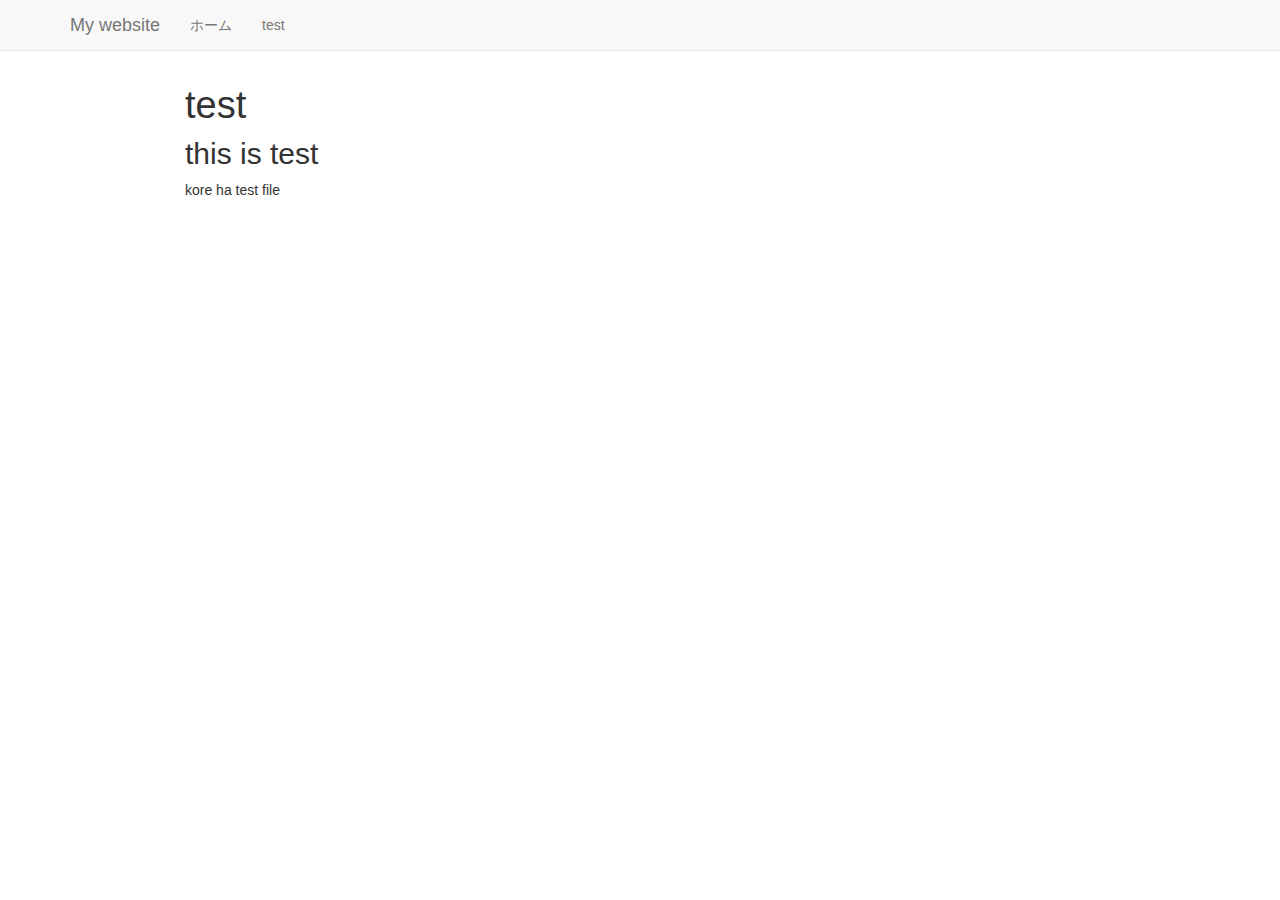
<file: docs/Index.html>
<!DOCTYPE html>

<html>

<head>

<meta charset="utf-8" />
<meta name="generator" content="pandoc" />
<meta http-equiv="X-UA-Compatible" content="IE=EDGE" />




<title>test</title>

<script src="site_libs/header-attrs-2.11/header-attrs.js"></script>
<script src="site_libs/jquery-3.6.0/jquery-3.6.0.min.js"></script>
<meta name="viewport" content="width=device-width, initial-scale=1" />
<link href="site_libs/bootstrap-3.3.5/css/bootstrap.min.css" rel="stylesheet" />
<script src="site_libs/bootstrap-3.3.5/js/bootstrap.min.js"></script>
<script src="site_libs/bootstrap-3.3.5/shim/html5shiv.min.js"></script>
<script src="site_libs/bootstrap-3.3.5/shim/respond.min.js"></script>
<style>h1 {font-size: 34px;}
       h1.title {font-size: 38px;}
       h2 {font-size: 30px;}
       h3 {font-size: 24px;}
       h4 {font-size: 18px;}
       h5 {font-size: 16px;}
       h6 {font-size: 12px;}
       code {color: inherit; background-color: rgba(0, 0, 0, 0.04);}
       pre:not([class]) { background-color: white }</style>
<script src="site_libs/navigation-1.1/tabsets.js"></script>
<link href="site_libs/highlightjs-9.12.0/default.css" rel="stylesheet" />
<script src="site_libs/highlightjs-9.12.0/highlight.js"></script>

<style type="text/css">
  code{white-space: pre-wrap;}
  span.smallcaps{font-variant: small-caps;}
  span.underline{text-decoration: underline;}
  div.column{display: inline-block; vertical-align: top; width: 50%;}
  div.hanging-indent{margin-left: 1.5em; text-indent: -1.5em;}
  ul.task-list{list-style: none;}
    </style>

<style type="text/css">code{white-space: pre;}</style>
<script type="text/javascript">
if (window.hljs) {
  hljs.configure({languages: []});
  hljs.initHighlightingOnLoad();
  if (document.readyState && document.readyState === "complete") {
    window.setTimeout(function() { hljs.initHighlighting(); }, 0);
  }
}
</script>








<style type = "text/css">
.main-container {
  max-width: 940px;
  margin-left: auto;
  margin-right: auto;
}
img {
  max-width:100%;
}
.tabbed-pane {
  padding-top: 12px;
}
.html-widget {
  margin-bottom: 20px;
}
button.code-folding-btn:focus {
  outline: none;
}
summary {
  display: list-item;
}
pre code {
  padding: 0;
}
</style>


<style type="text/css">
.dropdown-submenu {
  position: relative;
}
.dropdown-submenu>.dropdown-menu {
  top: 0;
  left: 100%;
  margin-top: -6px;
  margin-left: -1px;
  border-radius: 0 6px 6px 6px;
}
.dropdown-submenu:hover>.dropdown-menu {
  display: block;
}
.dropdown-submenu>a:after {
  display: block;
  content: " ";
  float: right;
  width: 0;
  height: 0;
  border-color: transparent;
  border-style: solid;
  border-width: 5px 0 5px 5px;
  border-left-color: #cccccc;
  margin-top: 5px;
  margin-right: -10px;
}
.dropdown-submenu:hover>a:after {
  border-left-color: #adb5bd;
}
.dropdown-submenu.pull-left {
  float: none;
}
.dropdown-submenu.pull-left>.dropdown-menu {
  left: -100%;
  margin-left: 10px;
  border-radius: 6px 0 6px 6px;
}
</style>

<script type="text/javascript">
// manage active state of menu based on current page
$(document).ready(function () {
  // active menu anchor
  href = window.location.pathname
  href = href.substr(href.lastIndexOf('/') + 1)
  if (href === "")
    href = "index.html";
  var menuAnchor = $('a[href="' + href + '"]');

  // mark it active
  menuAnchor.tab('show');

  // if it's got a parent navbar menu mark it active as well
  menuAnchor.closest('li.dropdown').addClass('active');

  // Navbar adjustments
  var navHeight = $(".navbar").first().height() + 15;
  var style = document.createElement('style');
  var pt = "padding-top: " + navHeight + "px; ";
  var mt = "margin-top: -" + navHeight + "px; ";
  var css = "";
  // offset scroll position for anchor links (for fixed navbar)
  for (var i = 1; i <= 6; i++) {
    css += ".section h" + i + "{ " + pt + mt + "}\n";
  }
  style.innerHTML = "body {" + pt + "padding-bottom: 40px; }\n" + css;
  document.head.appendChild(style);
});
</script>

<!-- tabsets -->

<style type="text/css">
.tabset-dropdown > .nav-tabs {
  display: inline-table;
  max-height: 500px;
  min-height: 44px;
  overflow-y: auto;
  border: 1px solid #ddd;
  border-radius: 4px;
}

.tabset-dropdown > .nav-tabs > li.active:before {
  content: "";
  font-family: 'Glyphicons Halflings';
  display: inline-block;
  padding: 10px;
  border-right: 1px solid #ddd;
}

.tabset-dropdown > .nav-tabs.nav-tabs-open > li.active:before {
  content: "&#xe258;";
  border: none;
}

.tabset-dropdown > .nav-tabs.nav-tabs-open:before {
  content: "";
  font-family: 'Glyphicons Halflings';
  display: inline-block;
  padding: 10px;
  border-right: 1px solid #ddd;
}

.tabset-dropdown > .nav-tabs > li.active {
  display: block;
}

.tabset-dropdown > .nav-tabs > li > a,
.tabset-dropdown > .nav-tabs > li > a:focus,
.tabset-dropdown > .nav-tabs > li > a:hover {
  border: none;
  display: inline-block;
  border-radius: 4px;
  background-color: transparent;
}

.tabset-dropdown > .nav-tabs.nav-tabs-open > li {
  display: block;
  float: none;
}

.tabset-dropdown > .nav-tabs > li {
  display: none;
}
</style>

<!-- code folding -->




</head>

<body>


<div class="container-fluid main-container">




<div class="navbar navbar-default  navbar-fixed-top" role="navigation">
  <div class="container">
    <div class="navbar-header">
      <button type="button" class="navbar-toggle collapsed" data-toggle="collapse" data-target="#navbar">
        <span class="icon-bar"></span>
        <span class="icon-bar"></span>
        <span class="icon-bar"></span>
      </button>
      <a class="navbar-brand" href="index.html">My website</a>
    </div>
    <div id="navbar" class="navbar-collapse collapse">
      <ul class="nav navbar-nav">
        <li>
  <a href="index.html">ホーム</a>
</li>
<li>
  <a href="report.html">test</a>
</li>
      </ul>
      <ul class="nav navbar-nav navbar-right">
        
      </ul>
    </div><!--/.nav-collapse -->
  </div><!--/.container -->
</div><!--/.navbar -->

<div id="header">



<h1 class="title toc-ignore">test</h1>

</div>


<div id="this-is-test" class="section level2">
<h2>this is test</h2>
<p>kore ha test file</p>
</div>




</div>

<script>

// add bootstrap table styles to pandoc tables
function bootstrapStylePandocTables() {
  $('tr.odd').parent('tbody').parent('table').addClass('table table-condensed');
}
$(document).ready(function () {
  bootstrapStylePandocTables();
});


</script>

<!-- tabsets -->

<script>
$(document).ready(function () {
  window.buildTabsets("TOC");
});

$(document).ready(function () {
  $('.tabset-dropdown > .nav-tabs > li').click(function () {
    $(this).parent().toggleClass('nav-tabs-open');
  });
});
</script>

<!-- code folding -->


<!-- dynamically load mathjax for compatibility with self-contained -->
<script>
  (function () {
    var script = document.createElement("script");
    script.type = "text/javascript";
    script.src  = "https://mathjax.rstudio.com/latest/MathJax.js?config=TeX-AMS-MML_HTMLorMML";
    document.getElementsByTagName("head")[0].appendChild(script);
  })();
</script>

</body>
</html>
</file>
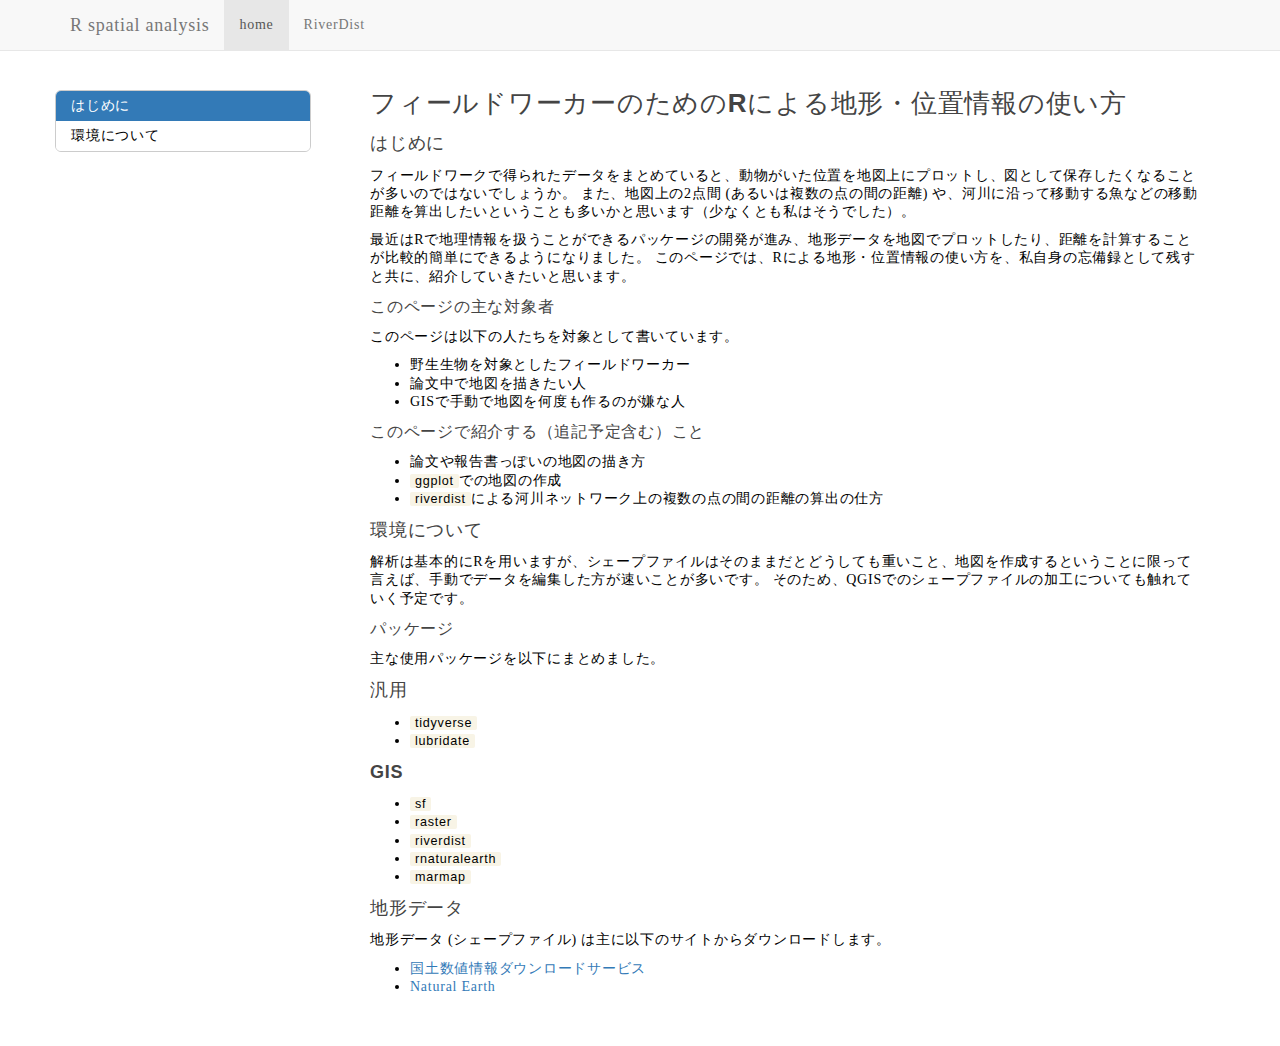
<file: docs/index.html>
<!DOCTYPE html>

<html>

<head>

<meta charset="utf-8" />
<meta name="generator" content="pandoc" />
<meta http-equiv="X-UA-Compatible" content="IE=EDGE" />




<title>フィールドワーカーのためのRによる地形・位置情報の使い方</title>

<script src="site_libs/header-attrs-2.11/header-attrs.js"></script>
<script src="site_libs/jquery-3.6.0/jquery-3.6.0.min.js"></script>
<meta name="viewport" content="width=device-width, initial-scale=1" />
<link href="site_libs/bootstrap-3.3.5/css/bootstrap.min.css" rel="stylesheet" />
<script src="site_libs/bootstrap-3.3.5/js/bootstrap.min.js"></script>
<script src="site_libs/bootstrap-3.3.5/shim/html5shiv.min.js"></script>
<script src="site_libs/bootstrap-3.3.5/shim/respond.min.js"></script>
<style>h1 {font-size: 34px;}
       h1.title {font-size: 38px;}
       h2 {font-size: 30px;}
       h3 {font-size: 24px;}
       h4 {font-size: 18px;}
       h5 {font-size: 16px;}
       h6 {font-size: 12px;}
       code {color: inherit; background-color: rgba(0, 0, 0, 0.04);}
       pre:not([class]) { background-color: white }</style>
<script src="site_libs/jqueryui-1.11.4/jquery-ui.min.js"></script>
<link href="site_libs/tocify-1.9.1/jquery.tocify.css" rel="stylesheet" />
<script src="site_libs/tocify-1.9.1/jquery.tocify.js"></script>
<script src="site_libs/navigation-1.1/tabsets.js"></script>
<link href="site_libs/highlightjs-9.12.0/default.css" rel="stylesheet" />
<script src="site_libs/highlightjs-9.12.0/highlight.js"></script>

<style type="text/css">
  code{white-space: pre-wrap;}
  span.smallcaps{font-variant: small-caps;}
  span.underline{text-decoration: underline;}
  div.column{display: inline-block; vertical-align: top; width: 50%;}
  div.hanging-indent{margin-left: 1.5em; text-indent: -1.5em;}
  ul.task-list{list-style: none;}
    </style>

<style type="text/css">code{white-space: pre;}</style>
<script type="text/javascript">
if (window.hljs) {
  hljs.configure({languages: []});
  hljs.initHighlightingOnLoad();
  if (document.readyState && document.readyState === "complete") {
    window.setTimeout(function() { hljs.initHighlighting(); }, 0);
  }
}
</script>





<link rel="stylesheet" href="css/serifStyle.css" type="text/css" />



<style type = "text/css">
.main-container {
  max-width: 940px;
  margin-left: auto;
  margin-right: auto;
}
img {
  max-width:100%;
}
.tabbed-pane {
  padding-top: 12px;
}
.html-widget {
  margin-bottom: 20px;
}
button.code-folding-btn:focus {
  outline: none;
}
summary {
  display: list-item;
}
pre code {
  padding: 0;
}
</style>


<style type="text/css">
.dropdown-submenu {
  position: relative;
}
.dropdown-submenu>.dropdown-menu {
  top: 0;
  left: 100%;
  margin-top: -6px;
  margin-left: -1px;
  border-radius: 0 6px 6px 6px;
}
.dropdown-submenu:hover>.dropdown-menu {
  display: block;
}
.dropdown-submenu>a:after {
  display: block;
  content: " ";
  float: right;
  width: 0;
  height: 0;
  border-color: transparent;
  border-style: solid;
  border-width: 5px 0 5px 5px;
  border-left-color: #cccccc;
  margin-top: 5px;
  margin-right: -10px;
}
.dropdown-submenu:hover>a:after {
  border-left-color: #adb5bd;
}
.dropdown-submenu.pull-left {
  float: none;
}
.dropdown-submenu.pull-left>.dropdown-menu {
  left: -100%;
  margin-left: 10px;
  border-radius: 6px 0 6px 6px;
}
</style>

<script type="text/javascript">
// manage active state of menu based on current page
$(document).ready(function () {
  // active menu anchor
  href = window.location.pathname
  href = href.substr(href.lastIndexOf('/') + 1)
  if (href === "")
    href = "index.html";
  var menuAnchor = $('a[href="' + href + '"]');

  // mark it active
  menuAnchor.tab('show');

  // if it's got a parent navbar menu mark it active as well
  menuAnchor.closest('li.dropdown').addClass('active');

  // Navbar adjustments
  var navHeight = $(".navbar").first().height() + 15;
  var style = document.createElement('style');
  var pt = "padding-top: " + navHeight + "px; ";
  var mt = "margin-top: -" + navHeight + "px; ";
  var css = "";
  // offset scroll position for anchor links (for fixed navbar)
  for (var i = 1; i <= 6; i++) {
    css += ".section h" + i + "{ " + pt + mt + "}\n";
  }
  style.innerHTML = "body {" + pt + "padding-bottom: 40px; }\n" + css;
  document.head.appendChild(style);
});
</script>

<!-- tabsets -->

<style type="text/css">
.tabset-dropdown > .nav-tabs {
  display: inline-table;
  max-height: 500px;
  min-height: 44px;
  overflow-y: auto;
  border: 1px solid #ddd;
  border-radius: 4px;
}

.tabset-dropdown > .nav-tabs > li.active:before {
  content: "";
  font-family: 'Glyphicons Halflings';
  display: inline-block;
  padding: 10px;
  border-right: 1px solid #ddd;
}

.tabset-dropdown > .nav-tabs.nav-tabs-open > li.active:before {
  content: "&#xe258;";
  border: none;
}

.tabset-dropdown > .nav-tabs.nav-tabs-open:before {
  content: "";
  font-family: 'Glyphicons Halflings';
  display: inline-block;
  padding: 10px;
  border-right: 1px solid #ddd;
}

.tabset-dropdown > .nav-tabs > li.active {
  display: block;
}

.tabset-dropdown > .nav-tabs > li > a,
.tabset-dropdown > .nav-tabs > li > a:focus,
.tabset-dropdown > .nav-tabs > li > a:hover {
  border: none;
  display: inline-block;
  border-radius: 4px;
  background-color: transparent;
}

.tabset-dropdown > .nav-tabs.nav-tabs-open > li {
  display: block;
  float: none;
}

.tabset-dropdown > .nav-tabs > li {
  display: none;
}
</style>

<!-- code folding -->



<style type="text/css">

#TOC {
  margin: 25px 0px 20px 0px;
}
@media (max-width: 768px) {
#TOC {
  position: relative;
  width: 100%;
}
}

@media print {
.toc-content {
  /* see https://github.com/w3c/csswg-drafts/issues/4434 */
  float: right;
}
}

.toc-content {
  padding-left: 30px;
  padding-right: 40px;
}

div.main-container {
  max-width: 1200px;
}

div.tocify {
  width: 20%;
  max-width: 260px;
  max-height: 85%;
}

@media (min-width: 768px) and (max-width: 991px) {
  div.tocify {
    width: 25%;
  }
}

@media (max-width: 767px) {
  div.tocify {
    width: 100%;
    max-width: none;
  }
}

.tocify ul, .tocify li {
  line-height: 20px;
}

.tocify-subheader .tocify-item {
  font-size: 0.90em;
}

.tocify .list-group-item {
  border-radius: 0px;
}


</style>



</head>

<body>


<div class="container-fluid main-container">


<!-- setup 3col/9col grid for toc_float and main content  -->
<div class="row">
<div class="col-xs-12 col-sm-4 col-md-3">
<div id="TOC" class="tocify">
</div>
</div>

<div class="toc-content col-xs-12 col-sm-8 col-md-9">




<div class="navbar navbar-default  navbar-fixed-top" role="navigation">
  <div class="container">
    <div class="navbar-header">
      <button type="button" class="navbar-toggle collapsed" data-toggle="collapse" data-target="#navbar">
        <span class="icon-bar"></span>
        <span class="icon-bar"></span>
        <span class="icon-bar"></span>
      </button>
      <a class="navbar-brand" href="index.html">R spatial analysis</a>
    </div>
    <div id="navbar" class="navbar-collapse collapse">
      <ul class="nav navbar-nav">
        <li>
  <a href="index.html">home</a>
</li>
<li>
  <a href="riverdist.html">RiverDist</a>
</li>
      </ul>
      <ul class="nav navbar-nav navbar-right">
        
      </ul>
    </div><!--/.nav-collapse -->
  </div><!--/.container -->
</div><!--/.navbar -->

<div id="header">



<h1 class="title toc-ignore">フィールドワーカーのためのRによる地形・位置情報の使い方</h1>

</div>


<div id="はじめに" class="section level2">
<h2>はじめに</h2>
<p>フィールドワークで得られたデータをまとめていると、動物がいた位置を地図上にプロットし、図として保存したくなることが多いのではないでしょうか。 また、地図上の2点間 (あるいは複数の点の間の距離) や、河川に沿って移動する魚などの移動距離を算出したいということも多いかと思います（少なくとも私はそうでした）。</p>
<p>最近はRで地理情報を扱うことができるパッケージの開発が進み、地形データを地図でプロットしたり、距離を計算することが比較的簡単にできるようになりました。 このページでは、Rによる地形・位置情報の使い方を、私自身の忘備録として残すと共に、紹介していきたいと思います。</p>
<div id="このページの主な対象者" class="section level3">
<h3>このページの主な対象者</h3>
<p>このページは以下の人たちを対象として書いています。</p>
<ul>
<li>野生生物を対象としたフィールドワーカー</li>
<li>論文中で地図を描きたい人</li>
<li>GISで手動で地図を何度も作るのが嫌な人</li>
</ul>
</div>
<div id="このページで紹介する追記予定含むこと" class="section level3">
<h3>このページで紹介する（追記予定含む）こと</h3>
<ul>
<li>論文や報告書っぽいの地図の描き方</li>
<li><code>ggplot</code>での地図の作成</li>
<li><code>riverdist</code>による河川ネットワーク上の複数の点の間の距離の算出の仕方</li>
</ul>
</div>
</div>
<div id="環境について" class="section level2">
<h2>環境について</h2>
<p>解析は基本的にRを用いますが、シェープファイルはそのままだとどうしても重いこと、地図を作成するということに限って言えば、手動でデータを編集した方が速いことが多いです。 そのため、QGISでのシェープファイルの加工についても触れていく予定です。</p>
<div id="パッケージ" class="section level3">
<h3>パッケージ</h3>
<p>主な使用パッケージを以下にまとめました。</p>
<div id="汎用" class="section level4">
<h4>汎用</h4>
<ul>
<li><code>tidyverse</code></li>
<li><code>lubridate</code></li>
</ul>
</div>
<div id="gis" class="section level4">
<h4>GIS</h4>
<ul>
<li><code>sf</code></li>
<li><code>raster</code></li>
<li><code>riverdist</code></li>
<li><code>rnaturalearth</code></li>
<li><code>marmap</code></li>
</ul>
</div>
<div id="地形データ" class="section level4">
<h4>地形データ</h4>
<p>地形データ (シェープファイル) は主に以下のサイトからダウンロードします。</p>
<ul>
<li><a href="https://nlftp.mlit.go.jp/ksj/gml/datalist/KsjTmplt-W05.html">国土数値情報ダウンロードサービス</a></li>
<li><a href="https://www.naturalearthdata.com/">Natural Earth</a></li>
</ul>
</div>
</div>
</div>



</div>
</div>

</div>

<script>

// add bootstrap table styles to pandoc tables
function bootstrapStylePandocTables() {
  $('tr.odd').parent('tbody').parent('table').addClass('table table-condensed');
}
$(document).ready(function () {
  bootstrapStylePandocTables();
});


</script>

<!-- tabsets -->

<script>
$(document).ready(function () {
  window.buildTabsets("TOC");
});

$(document).ready(function () {
  $('.tabset-dropdown > .nav-tabs > li').click(function () {
    $(this).parent().toggleClass('nav-tabs-open');
  });
});
</script>

<!-- code folding -->

<script>
$(document).ready(function ()  {

    // temporarily add toc-ignore selector to headers for the consistency with Pandoc
    $('.unlisted.unnumbered').addClass('toc-ignore')

    // move toc-ignore selectors from section div to header
    $('div.section.toc-ignore')
        .removeClass('toc-ignore')
        .children('h1,h2,h3,h4,h5').addClass('toc-ignore');

    // establish options
    var options = {
      selectors: "h1,h2,h3",
      theme: "bootstrap3",
      context: '.toc-content',
      hashGenerator: function (text) {
        return text.replace(/[.\\/?&!#<>]/g, '').replace(/\s/g, '_');
      },
      ignoreSelector: ".toc-ignore",
      scrollTo: 0
    };
    options.showAndHide = true;
    options.smoothScroll = true;

    // tocify
    var toc = $("#TOC").tocify(options).data("toc-tocify");
});
</script>

<!-- dynamically load mathjax for compatibility with self-contained -->
<script>
  (function () {
    var script = document.createElement("script");
    script.type = "text/javascript";
    script.src  = "https://mathjax.rstudio.com/latest/MathJax.js?config=TeX-AMS-MML_HTMLorMML";
    document.getElementsByTagName("head")[0].appendChild(script);
  })();
</script>

</body>
</html>
</file>
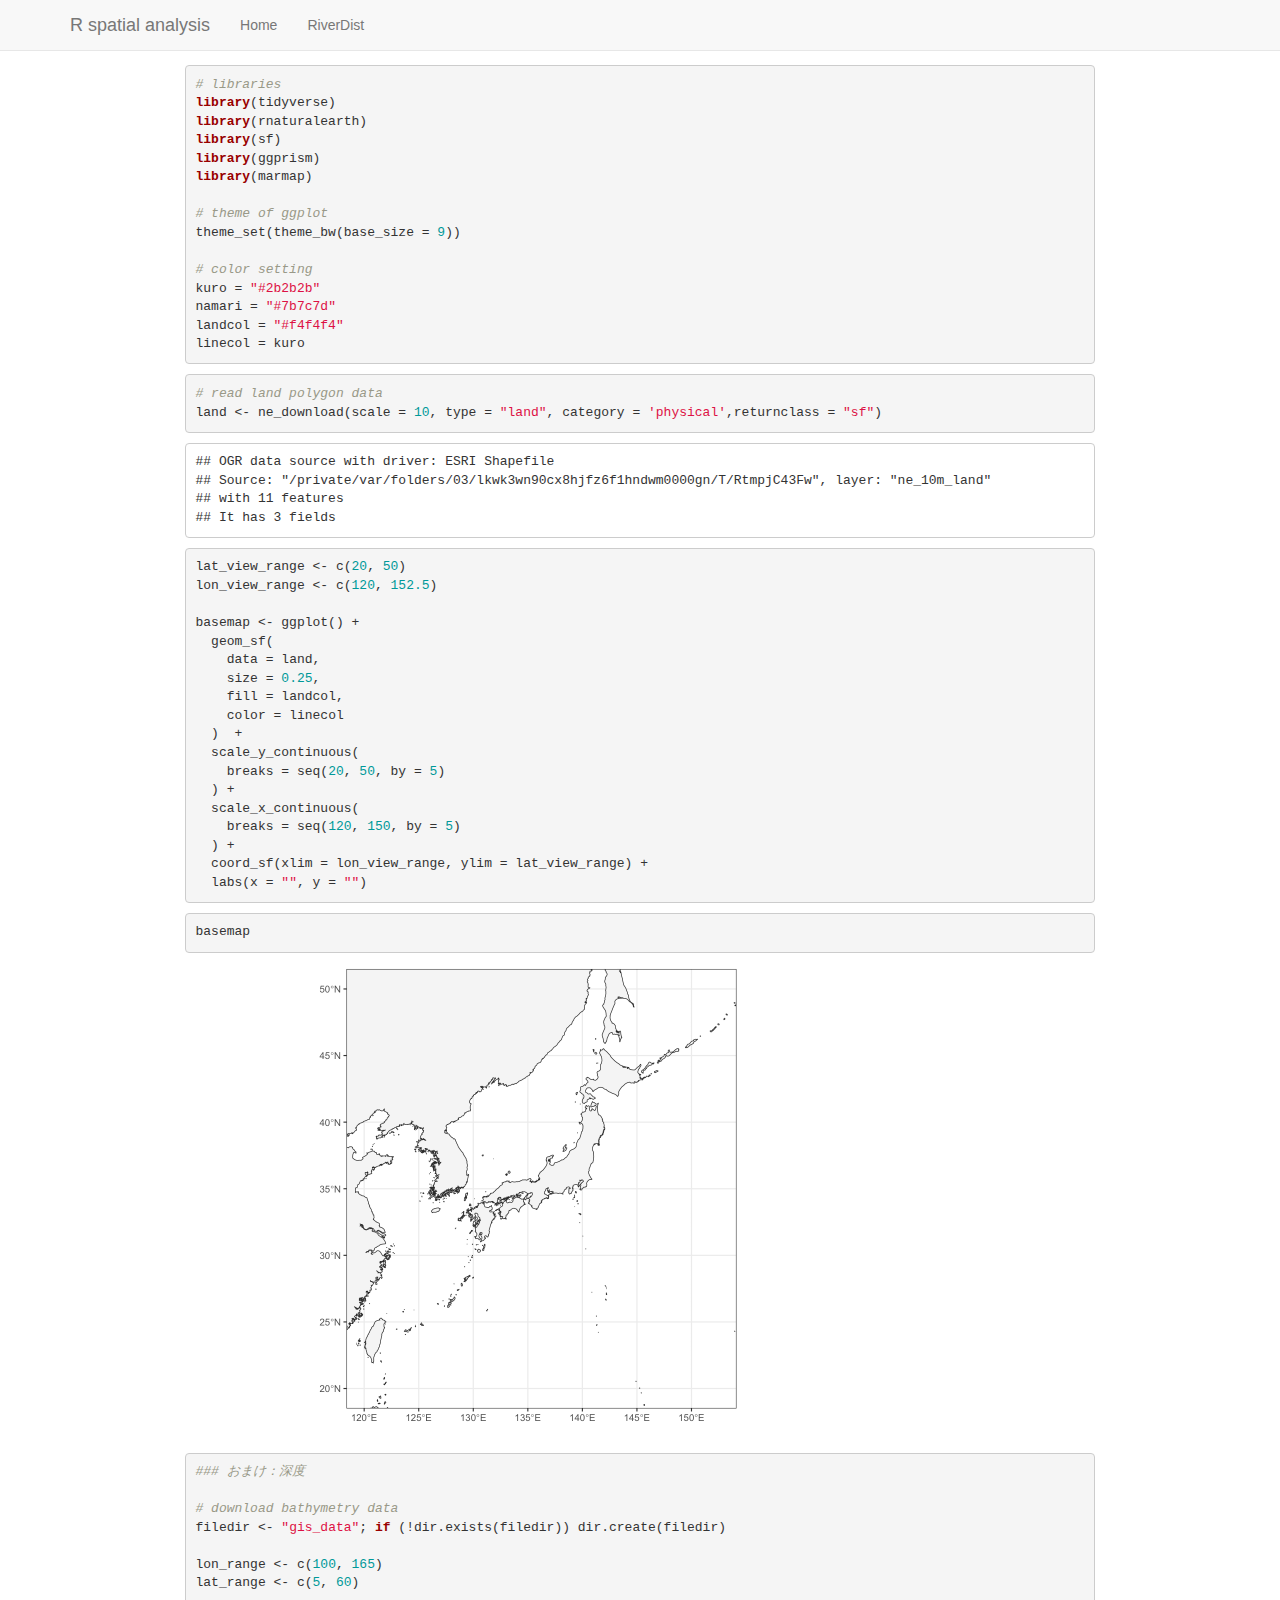
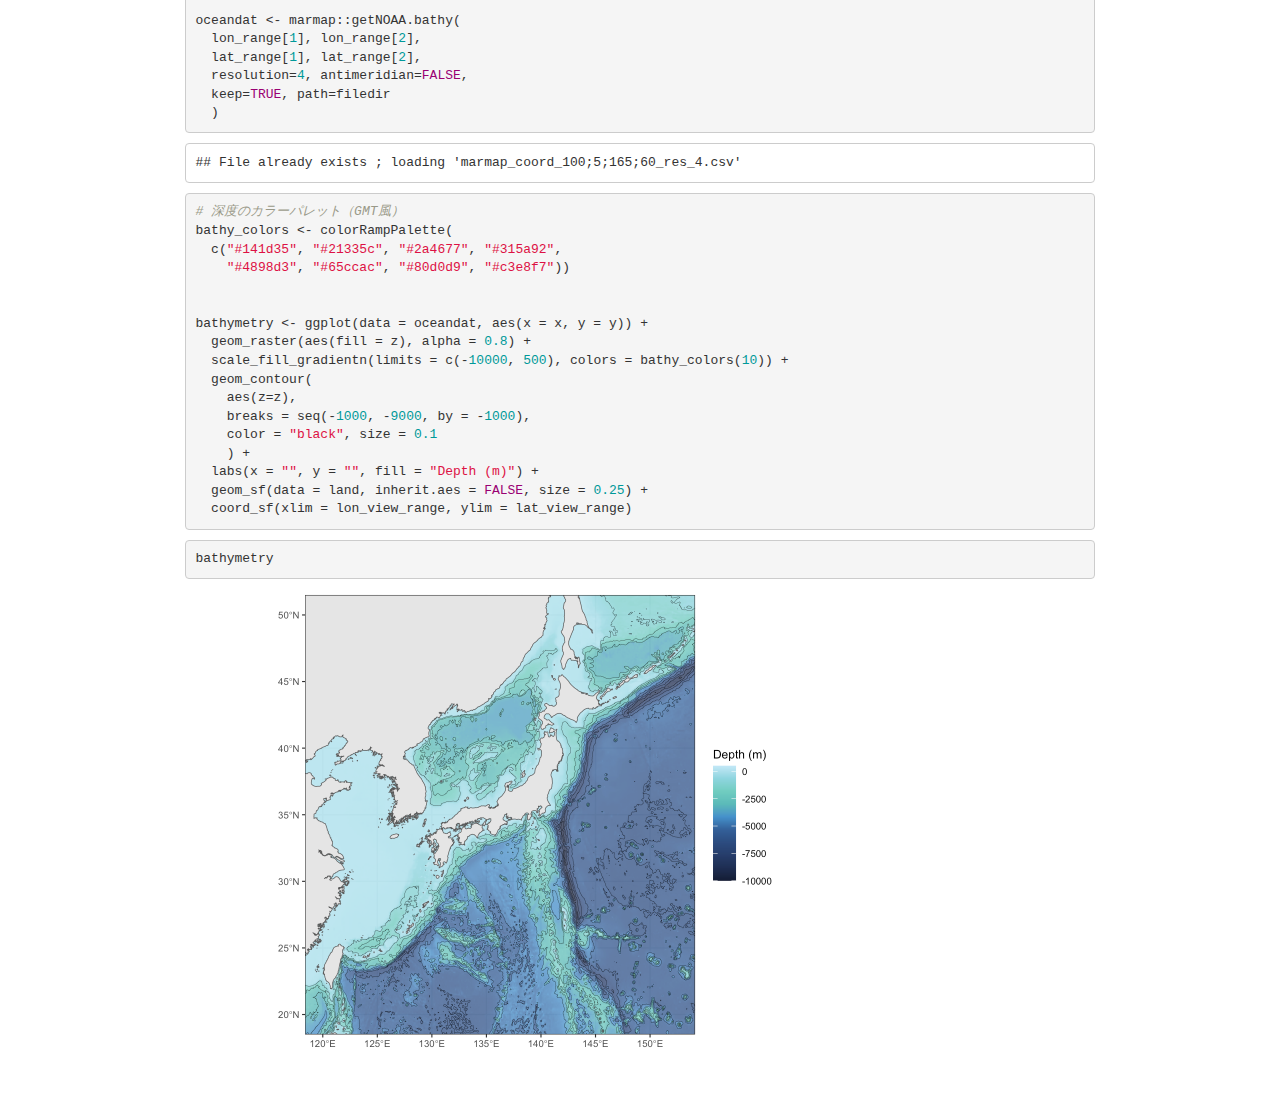
<file: docs/DrawMap.html>
<!DOCTYPE html>

<html>

<head>

<meta charset="utf-8" />
<meta name="generator" content="pandoc" />
<meta http-equiv="X-UA-Compatible" content="IE=EDGE" />




<title>DrawMap.knit</title>

<script src="site_libs/header-attrs-2.11/header-attrs.js"></script>
<script src="site_libs/jquery-3.6.0/jquery-3.6.0.min.js"></script>
<meta name="viewport" content="width=device-width, initial-scale=1" />
<link href="site_libs/bootstrap-3.3.5/css/bootstrap.min.css" rel="stylesheet" />
<script src="site_libs/bootstrap-3.3.5/js/bootstrap.min.js"></script>
<script src="site_libs/bootstrap-3.3.5/shim/html5shiv.min.js"></script>
<script src="site_libs/bootstrap-3.3.5/shim/respond.min.js"></script>
<style>h1 {font-size: 34px;}
       h1.title {font-size: 38px;}
       h2 {font-size: 30px;}
       h3 {font-size: 24px;}
       h4 {font-size: 18px;}
       h5 {font-size: 16px;}
       h6 {font-size: 12px;}
       code {color: inherit; background-color: rgba(0, 0, 0, 0.04);}
       pre:not([class]) { background-color: white }</style>
<script src="site_libs/navigation-1.1/tabsets.js"></script>
<link href="site_libs/highlightjs-9.12.0/default.css" rel="stylesheet" />
<script src="site_libs/highlightjs-9.12.0/highlight.js"></script>

<style type="text/css">
  code{white-space: pre-wrap;}
  span.smallcaps{font-variant: small-caps;}
  span.underline{text-decoration: underline;}
  div.column{display: inline-block; vertical-align: top; width: 50%;}
  div.hanging-indent{margin-left: 1.5em; text-indent: -1.5em;}
  ul.task-list{list-style: none;}
    </style>

<style type="text/css">code{white-space: pre;}</style>
<script type="text/javascript">
if (window.hljs) {
  hljs.configure({languages: []});
  hljs.initHighlightingOnLoad();
  if (document.readyState && document.readyState === "complete") {
    window.setTimeout(function() { hljs.initHighlighting(); }, 0);
  }
}
</script>








<style type = "text/css">
.main-container {
  max-width: 940px;
  margin-left: auto;
  margin-right: auto;
}
img {
  max-width:100%;
}
.tabbed-pane {
  padding-top: 12px;
}
.html-widget {
  margin-bottom: 20px;
}
button.code-folding-btn:focus {
  outline: none;
}
summary {
  display: list-item;
}
pre code {
  padding: 0;
}
</style>


<style type="text/css">
.dropdown-submenu {
  position: relative;
}
.dropdown-submenu>.dropdown-menu {
  top: 0;
  left: 100%;
  margin-top: -6px;
  margin-left: -1px;
  border-radius: 0 6px 6px 6px;
}
.dropdown-submenu:hover>.dropdown-menu {
  display: block;
}
.dropdown-submenu>a:after {
  display: block;
  content: " ";
  float: right;
  width: 0;
  height: 0;
  border-color: transparent;
  border-style: solid;
  border-width: 5px 0 5px 5px;
  border-left-color: #cccccc;
  margin-top: 5px;
  margin-right: -10px;
}
.dropdown-submenu:hover>a:after {
  border-left-color: #adb5bd;
}
.dropdown-submenu.pull-left {
  float: none;
}
.dropdown-submenu.pull-left>.dropdown-menu {
  left: -100%;
  margin-left: 10px;
  border-radius: 6px 0 6px 6px;
}
</style>

<script type="text/javascript">
// manage active state of menu based on current page
$(document).ready(function () {
  // active menu anchor
  href = window.location.pathname
  href = href.substr(href.lastIndexOf('/') + 1)
  if (href === "")
    href = "index.html";
  var menuAnchor = $('a[href="' + href + '"]');

  // mark it active
  menuAnchor.tab('show');

  // if it's got a parent navbar menu mark it active as well
  menuAnchor.closest('li.dropdown').addClass('active');

  // Navbar adjustments
  var navHeight = $(".navbar").first().height() + 15;
  var style = document.createElement('style');
  var pt = "padding-top: " + navHeight + "px; ";
  var mt = "margin-top: -" + navHeight + "px; ";
  var css = "";
  // offset scroll position for anchor links (for fixed navbar)
  for (var i = 1; i <= 6; i++) {
    css += ".section h" + i + "{ " + pt + mt + "}\n";
  }
  style.innerHTML = "body {" + pt + "padding-bottom: 40px; }\n" + css;
  document.head.appendChild(style);
});
</script>

<!-- tabsets -->

<style type="text/css">
.tabset-dropdown > .nav-tabs {
  display: inline-table;
  max-height: 500px;
  min-height: 44px;
  overflow-y: auto;
  border: 1px solid #ddd;
  border-radius: 4px;
}

.tabset-dropdown > .nav-tabs > li.active:before {
  content: "";
  font-family: 'Glyphicons Halflings';
  display: inline-block;
  padding: 10px;
  border-right: 1px solid #ddd;
}

.tabset-dropdown > .nav-tabs.nav-tabs-open > li.active:before {
  content: "&#xe258;";
  border: none;
}

.tabset-dropdown > .nav-tabs.nav-tabs-open:before {
  content: "";
  font-family: 'Glyphicons Halflings';
  display: inline-block;
  padding: 10px;
  border-right: 1px solid #ddd;
}

.tabset-dropdown > .nav-tabs > li.active {
  display: block;
}

.tabset-dropdown > .nav-tabs > li > a,
.tabset-dropdown > .nav-tabs > li > a:focus,
.tabset-dropdown > .nav-tabs > li > a:hover {
  border: none;
  display: inline-block;
  border-radius: 4px;
  background-color: transparent;
}

.tabset-dropdown > .nav-tabs.nav-tabs-open > li {
  display: block;
  float: none;
}

.tabset-dropdown > .nav-tabs > li {
  display: none;
}
</style>

<!-- code folding -->




</head>

<body>


<div class="container-fluid main-container">




<div class="navbar navbar-default  navbar-fixed-top" role="navigation">
  <div class="container">
    <div class="navbar-header">
      <button type="button" class="navbar-toggle collapsed" data-toggle="collapse" data-target="#navbar">
        <span class="icon-bar"></span>
        <span class="icon-bar"></span>
        <span class="icon-bar"></span>
      </button>
      <a class="navbar-brand" href="index.html">R spatial analysis</a>
    </div>
    <div id="navbar" class="navbar-collapse collapse">
      <ul class="nav navbar-nav">
        <li>
  <a href="index.html">Home</a>
</li>
<li>
  <a href="riverdist.html">RiverDist</a>
</li>
      </ul>
      <ul class="nav navbar-nav navbar-right">
        
      </ul>
    </div><!--/.nav-collapse -->
  </div><!--/.container -->
</div><!--/.navbar -->

<div id="header">




</div>


<pre class="r"><code># libraries
library(tidyverse)
library(rnaturalearth)
library(sf)
library(ggprism)
library(marmap)

# theme of ggplot
theme_set(theme_bw(base_size = 9))

# color setting
kuro = &quot;#2b2b2b&quot;
namari = &quot;#7b7c7d&quot;
landcol = &quot;#f4f4f4&quot;
linecol = kuro</code></pre>
<pre class="r"><code># read land polygon data
land &lt;- ne_download(scale = 10, type = &quot;land&quot;, category = &#39;physical&#39;,returnclass = &quot;sf&quot;)</code></pre>
<pre><code>## OGR data source with driver: ESRI Shapefile 
## Source: &quot;/private/var/folders/03/lkwk3wn90cx8hjfz6f1hndwm0000gn/T/RtmpjC43Fw&quot;, layer: &quot;ne_10m_land&quot;
## with 11 features
## It has 3 fields</code></pre>
<pre class="r"><code>lat_view_range &lt;- c(20, 50)
lon_view_range &lt;- c(120, 152.5)

basemap &lt;- ggplot() +
  geom_sf(
    data = land,
    size = 0.25,
    fill = landcol,
    color = linecol
  )  +
  scale_y_continuous(
    breaks = seq(20, 50, by = 5)
  ) +
  scale_x_continuous(
    breaks = seq(120, 150, by = 5)
  ) +
  coord_sf(xlim = lon_view_range, ylim = lat_view_range) + 
  labs(x = &quot;&quot;, y = &quot;&quot;)</code></pre>
<pre class="r"><code>basemap</code></pre>
<p><img src="DrawMap_files/figure-html/unnamed-chunk-4-1.png" width="672" /></p>
<pre class="r"><code>### おまけ：深度

# download bathymetry data
filedir &lt;- &quot;gis_data&quot;; if (!dir.exists(filedir)) dir.create(filedir)

lon_range &lt;- c(100, 165)
lat_range &lt;- c(5, 60)

oceandat &lt;- marmap::getNOAA.bathy(
  lon_range[1], lon_range[2],
  lat_range[1], lat_range[2],
  resolution=4, antimeridian=FALSE,
  keep=TRUE, path=filedir
  )</code></pre>
<pre><code>## File already exists ; loading &#39;marmap_coord_100;5;165;60_res_4.csv&#39;</code></pre>
<pre class="r"><code># 深度のカラーパレット（GMT風）
bathy_colors &lt;- colorRampPalette(
  c(&quot;#141d35&quot;, &quot;#21335c&quot;, &quot;#2a4677&quot;, &quot;#315a92&quot;,
    &quot;#4898d3&quot;, &quot;#65ccac&quot;, &quot;#80d0d9&quot;, &quot;#c3e8f7&quot;))


bathymetry &lt;- ggplot(data = oceandat, aes(x = x, y = y)) +
  geom_raster(aes(fill = z), alpha = 0.8) +
  scale_fill_gradientn(limits = c(-10000, 500), colors = bathy_colors(10)) + 
  geom_contour(
    aes(z=z),
    breaks = seq(-1000, -9000, by = -1000),
    color = &quot;black&quot;, size = 0.1
    ) +
  labs(x = &quot;&quot;, y = &quot;&quot;, fill = &quot;Depth (m)&quot;) + 
  geom_sf(data = land, inherit.aes = FALSE, size = 0.25) +
  coord_sf(xlim = lon_view_range, ylim = lat_view_range)</code></pre>
<pre class="r"><code>bathymetry</code></pre>
<p><img src="DrawMap_files/figure-html/unnamed-chunk-6-1.png" width="672" /></p>




</div>

<script>

// add bootstrap table styles to pandoc tables
function bootstrapStylePandocTables() {
  $('tr.odd').parent('tbody').parent('table').addClass('table table-condensed');
}
$(document).ready(function () {
  bootstrapStylePandocTables();
});


</script>

<!-- tabsets -->

<script>
$(document).ready(function () {
  window.buildTabsets("TOC");
});

$(document).ready(function () {
  $('.tabset-dropdown > .nav-tabs > li').click(function () {
    $(this).parent().toggleClass('nav-tabs-open');
  });
});
</script>

<!-- code folding -->


<!-- dynamically load mathjax for compatibility with self-contained -->
<script>
  (function () {
    var script = document.createElement("script");
    script.type = "text/javascript";
    script.src  = "https://mathjax.rstudio.com/latest/MathJax.js?config=TeX-AMS-MML_HTMLorMML";
    document.getElementsByTagName("head")[0].appendChild(script);
  })();
</script>

</body>
</html>
</file>
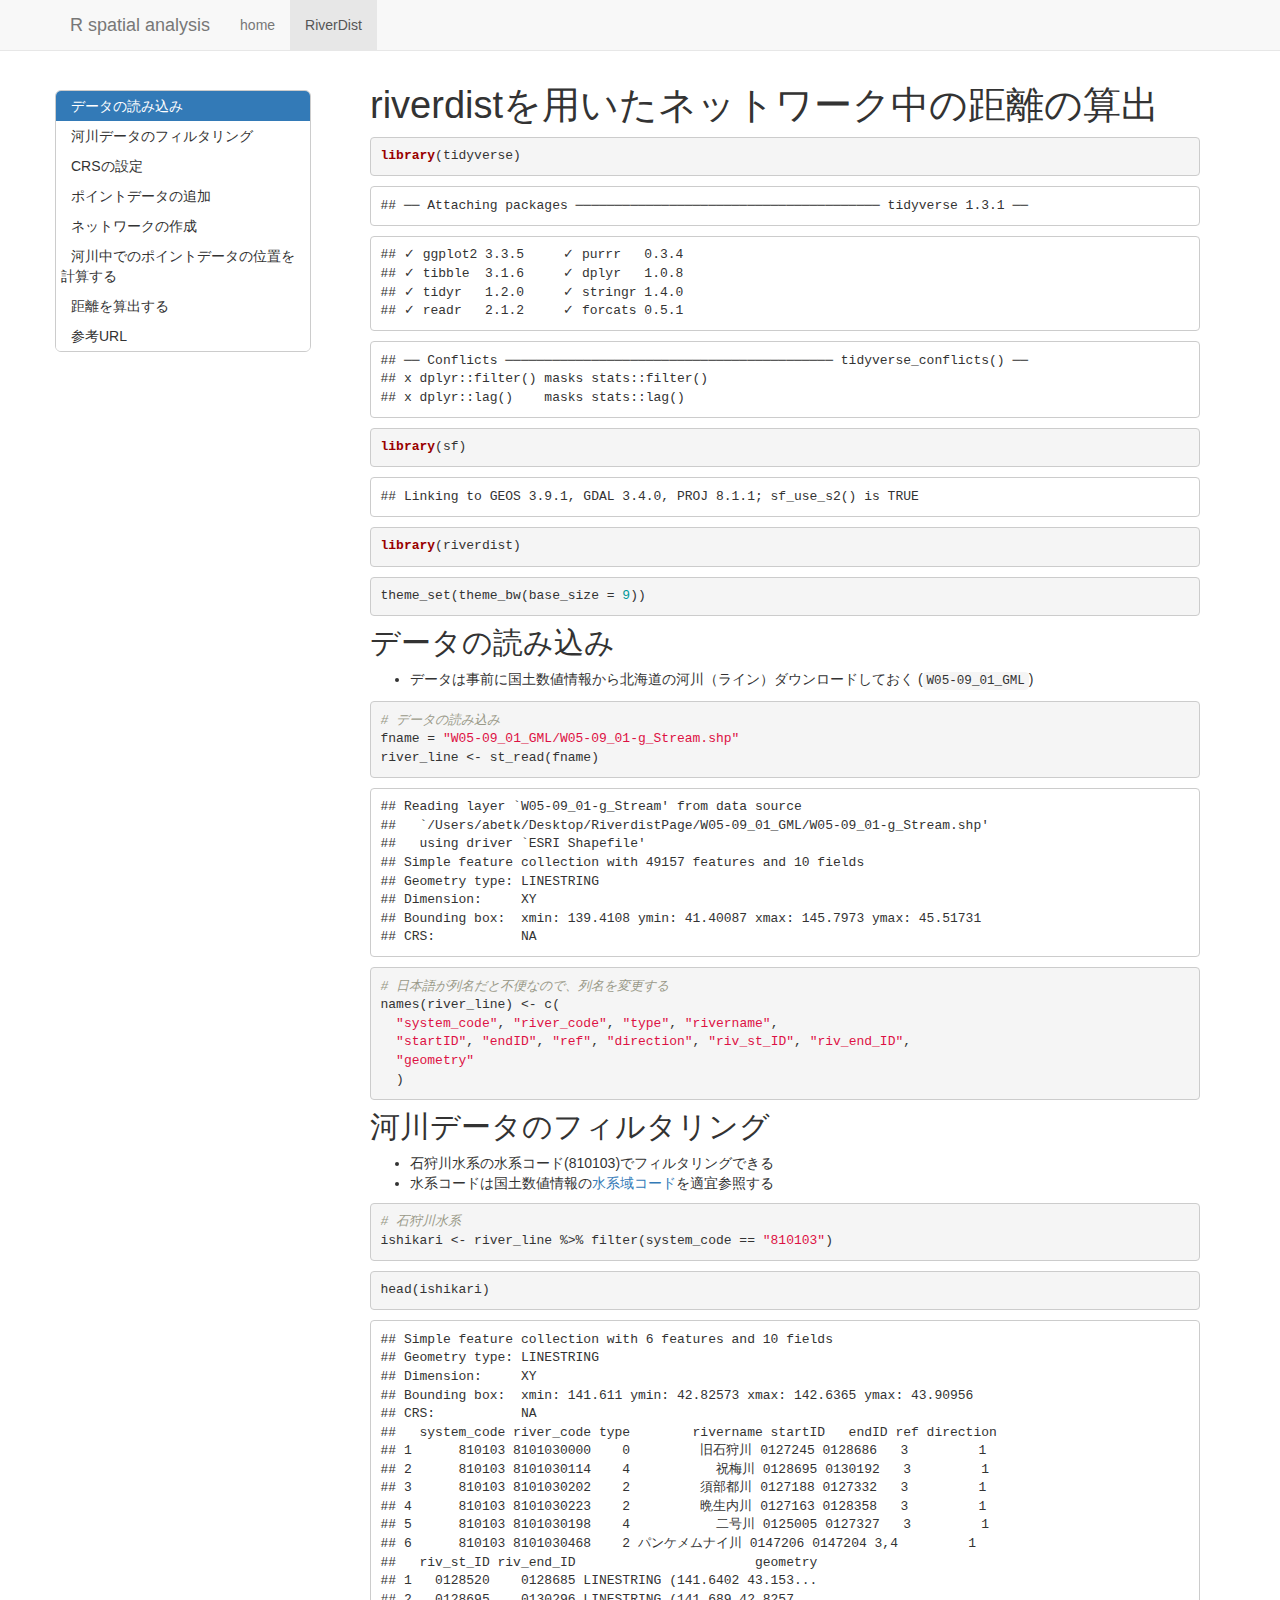
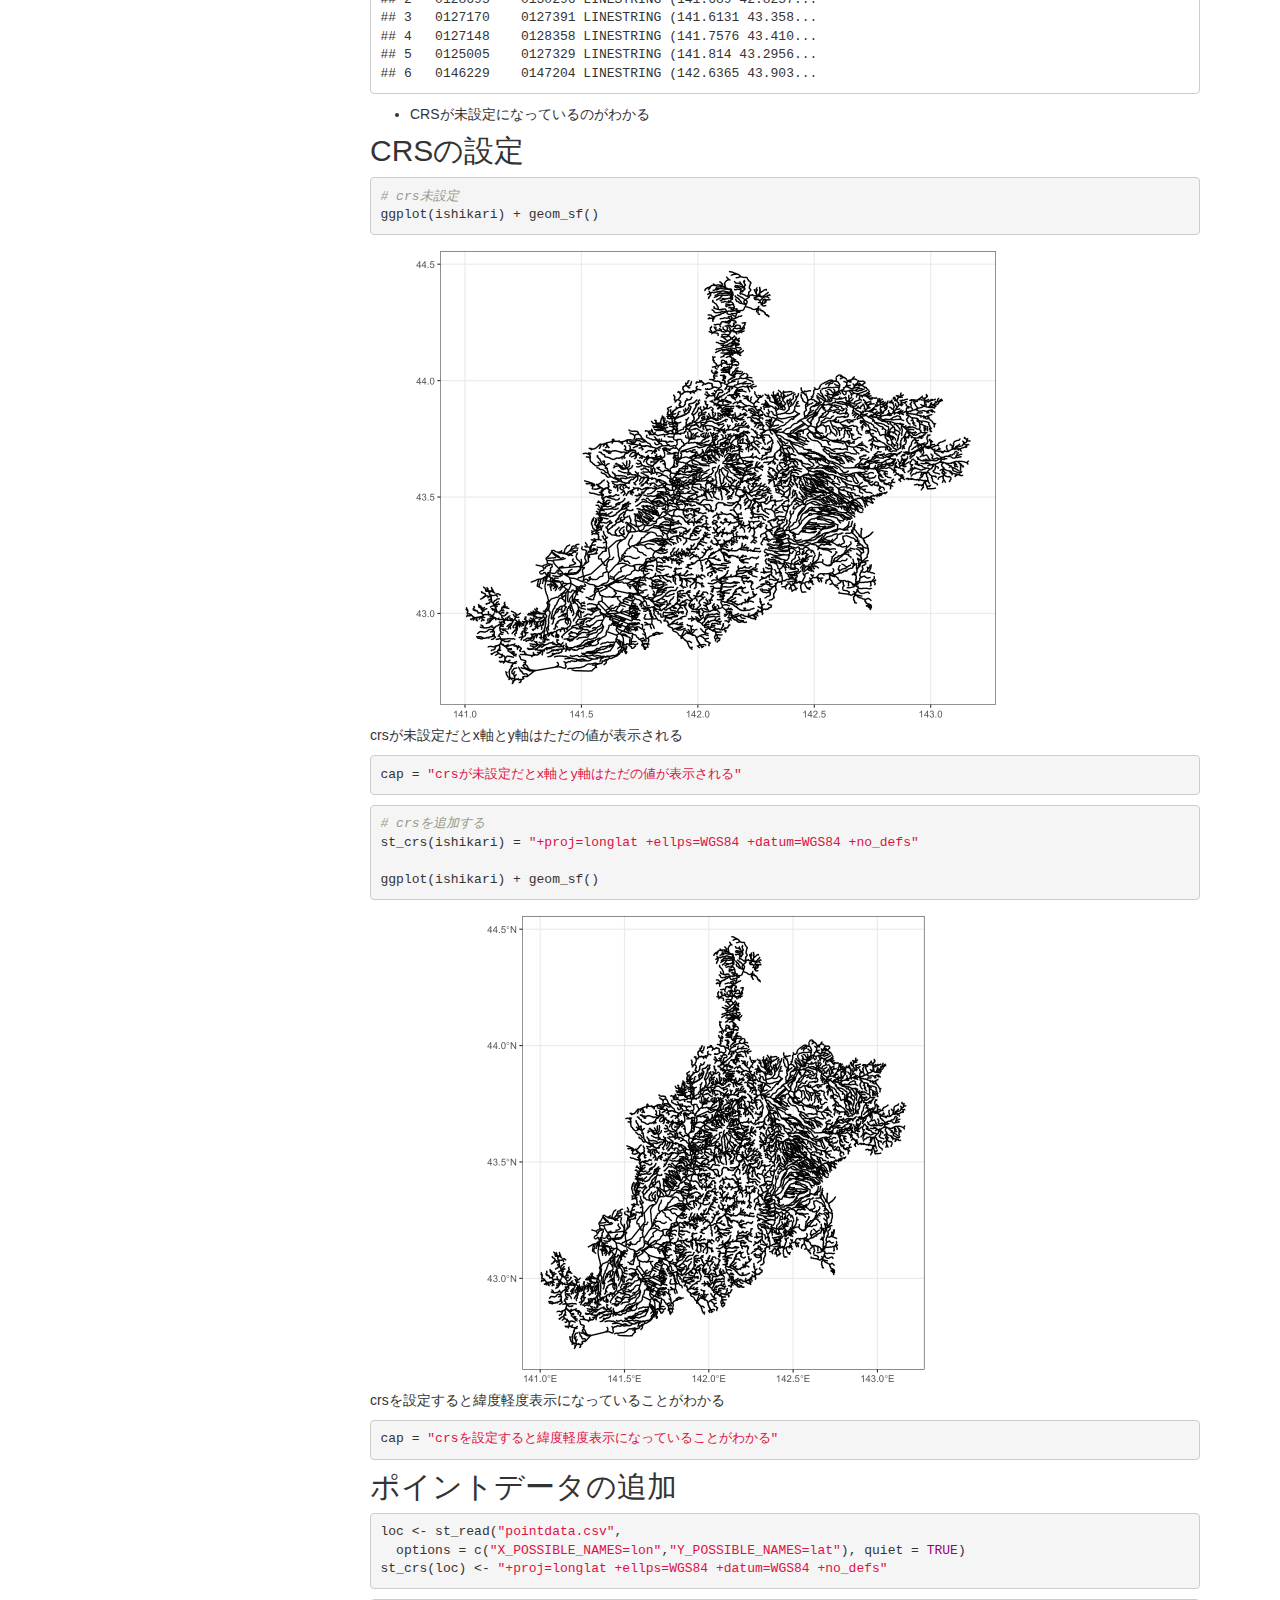
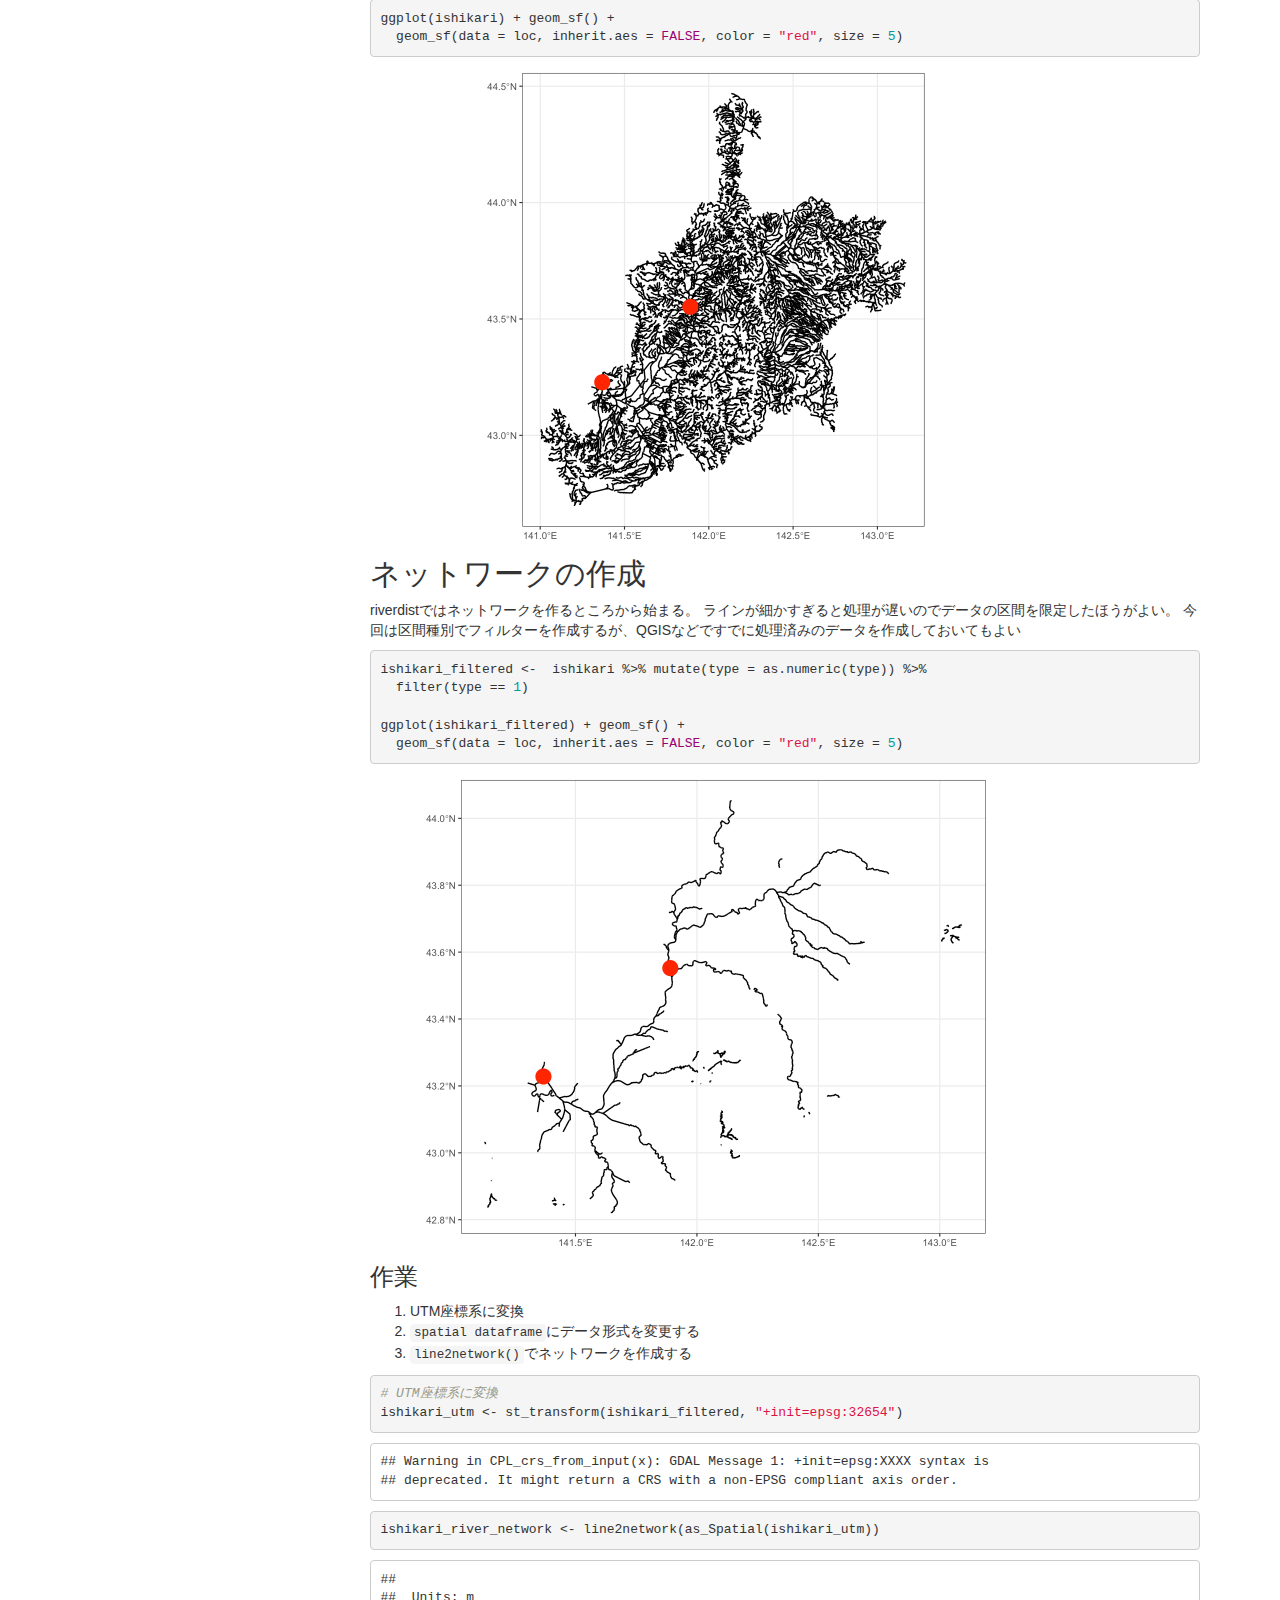
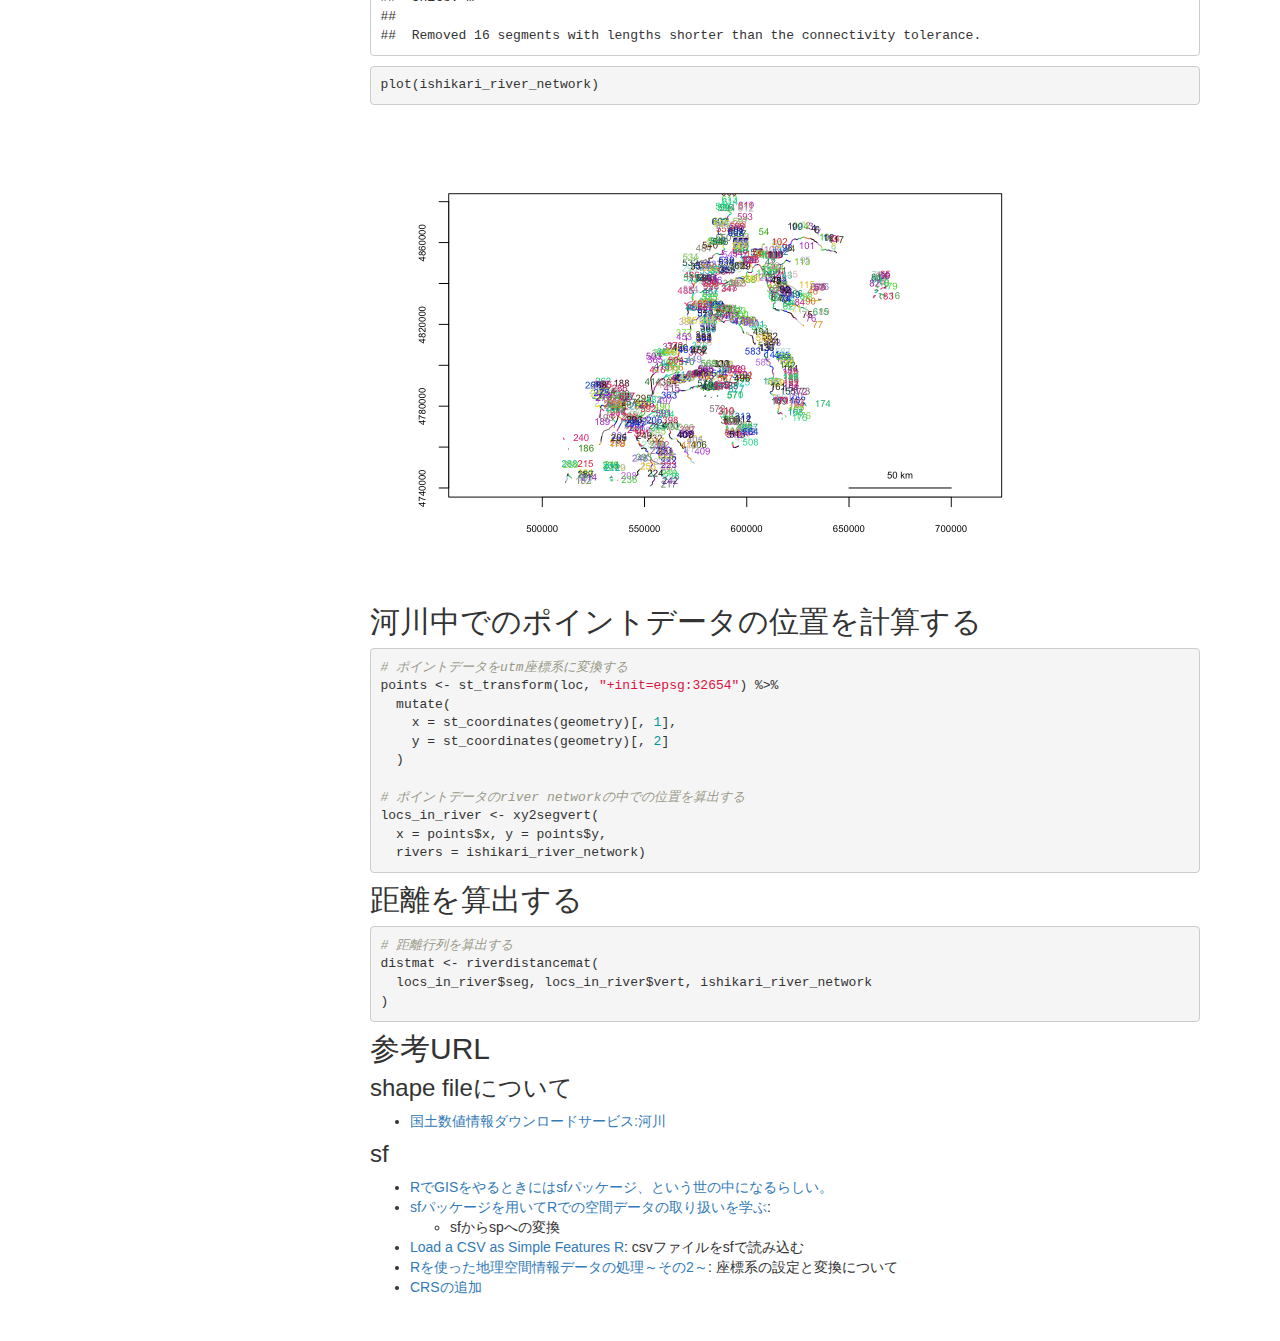
<file: docs/report.html>
<!DOCTYPE html>

<html>

<head>

<meta charset="utf-8" />
<meta name="generator" content="pandoc" />
<meta http-equiv="X-UA-Compatible" content="IE=EDGE" />




<title>riverdistを用いたネットワーク中の距離の算出</title>

<script src="site_libs/header-attrs-2.11/header-attrs.js"></script>
<script src="site_libs/jquery-3.6.0/jquery-3.6.0.min.js"></script>
<meta name="viewport" content="width=device-width, initial-scale=1" />
<link href="site_libs/bootstrap-3.3.5/css/bootstrap.min.css" rel="stylesheet" />
<script src="site_libs/bootstrap-3.3.5/js/bootstrap.min.js"></script>
<script src="site_libs/bootstrap-3.3.5/shim/html5shiv.min.js"></script>
<script src="site_libs/bootstrap-3.3.5/shim/respond.min.js"></script>
<style>h1 {font-size: 34px;}
       h1.title {font-size: 38px;}
       h2 {font-size: 30px;}
       h3 {font-size: 24px;}
       h4 {font-size: 18px;}
       h5 {font-size: 16px;}
       h6 {font-size: 12px;}
       code {color: inherit; background-color: rgba(0, 0, 0, 0.04);}
       pre:not([class]) { background-color: white }</style>
<script src="site_libs/jqueryui-1.11.4/jquery-ui.min.js"></script>
<link href="site_libs/tocify-1.9.1/jquery.tocify.css" rel="stylesheet" />
<script src="site_libs/tocify-1.9.1/jquery.tocify.js"></script>
<script src="site_libs/navigation-1.1/tabsets.js"></script>
<link href="site_libs/highlightjs-9.12.0/default.css" rel="stylesheet" />
<script src="site_libs/highlightjs-9.12.0/highlight.js"></script>

<style type="text/css">
  code{white-space: pre-wrap;}
  span.smallcaps{font-variant: small-caps;}
  span.underline{text-decoration: underline;}
  div.column{display: inline-block; vertical-align: top; width: 50%;}
  div.hanging-indent{margin-left: 1.5em; text-indent: -1.5em;}
  ul.task-list{list-style: none;}
    </style>

<style type="text/css">code{white-space: pre;}</style>
<script type="text/javascript">
if (window.hljs) {
  hljs.configure({languages: []});
  hljs.initHighlightingOnLoad();
  if (document.readyState && document.readyState === "complete") {
    window.setTimeout(function() { hljs.initHighlighting(); }, 0);
  }
}
</script>








<style type = "text/css">
.main-container {
  max-width: 940px;
  margin-left: auto;
  margin-right: auto;
}
img {
  max-width:100%;
}
.tabbed-pane {
  padding-top: 12px;
}
.html-widget {
  margin-bottom: 20px;
}
button.code-folding-btn:focus {
  outline: none;
}
summary {
  display: list-item;
}
pre code {
  padding: 0;
}
</style>


<style type="text/css">
.dropdown-submenu {
  position: relative;
}
.dropdown-submenu>.dropdown-menu {
  top: 0;
  left: 100%;
  margin-top: -6px;
  margin-left: -1px;
  border-radius: 0 6px 6px 6px;
}
.dropdown-submenu:hover>.dropdown-menu {
  display: block;
}
.dropdown-submenu>a:after {
  display: block;
  content: " ";
  float: right;
  width: 0;
  height: 0;
  border-color: transparent;
  border-style: solid;
  border-width: 5px 0 5px 5px;
  border-left-color: #cccccc;
  margin-top: 5px;
  margin-right: -10px;
}
.dropdown-submenu:hover>a:after {
  border-left-color: #adb5bd;
}
.dropdown-submenu.pull-left {
  float: none;
}
.dropdown-submenu.pull-left>.dropdown-menu {
  left: -100%;
  margin-left: 10px;
  border-radius: 6px 0 6px 6px;
}
</style>

<script type="text/javascript">
// manage active state of menu based on current page
$(document).ready(function () {
  // active menu anchor
  href = window.location.pathname
  href = href.substr(href.lastIndexOf('/') + 1)
  if (href === "")
    href = "index.html";
  var menuAnchor = $('a[href="' + href + '"]');

  // mark it active
  menuAnchor.tab('show');

  // if it's got a parent navbar menu mark it active as well
  menuAnchor.closest('li.dropdown').addClass('active');

  // Navbar adjustments
  var navHeight = $(".navbar").first().height() + 15;
  var style = document.createElement('style');
  var pt = "padding-top: " + navHeight + "px; ";
  var mt = "margin-top: -" + navHeight + "px; ";
  var css = "";
  // offset scroll position for anchor links (for fixed navbar)
  for (var i = 1; i <= 6; i++) {
    css += ".section h" + i + "{ " + pt + mt + "}\n";
  }
  style.innerHTML = "body {" + pt + "padding-bottom: 40px; }\n" + css;
  document.head.appendChild(style);
});
</script>

<!-- tabsets -->

<style type="text/css">
.tabset-dropdown > .nav-tabs {
  display: inline-table;
  max-height: 500px;
  min-height: 44px;
  overflow-y: auto;
  border: 1px solid #ddd;
  border-radius: 4px;
}

.tabset-dropdown > .nav-tabs > li.active:before {
  content: "";
  font-family: 'Glyphicons Halflings';
  display: inline-block;
  padding: 10px;
  border-right: 1px solid #ddd;
}

.tabset-dropdown > .nav-tabs.nav-tabs-open > li.active:before {
  content: "&#xe258;";
  border: none;
}

.tabset-dropdown > .nav-tabs.nav-tabs-open:before {
  content: "";
  font-family: 'Glyphicons Halflings';
  display: inline-block;
  padding: 10px;
  border-right: 1px solid #ddd;
}

.tabset-dropdown > .nav-tabs > li.active {
  display: block;
}

.tabset-dropdown > .nav-tabs > li > a,
.tabset-dropdown > .nav-tabs > li > a:focus,
.tabset-dropdown > .nav-tabs > li > a:hover {
  border: none;
  display: inline-block;
  border-radius: 4px;
  background-color: transparent;
}

.tabset-dropdown > .nav-tabs.nav-tabs-open > li {
  display: block;
  float: none;
}

.tabset-dropdown > .nav-tabs > li {
  display: none;
}
</style>

<!-- code folding -->



<style type="text/css">

#TOC {
  margin: 25px 0px 20px 0px;
}
@media (max-width: 768px) {
#TOC {
  position: relative;
  width: 100%;
}
}

@media print {
.toc-content {
  /* see https://github.com/w3c/csswg-drafts/issues/4434 */
  float: right;
}
}

.toc-content {
  padding-left: 30px;
  padding-right: 40px;
}

div.main-container {
  max-width: 1200px;
}

div.tocify {
  width: 20%;
  max-width: 260px;
  max-height: 85%;
}

@media (min-width: 768px) and (max-width: 991px) {
  div.tocify {
    width: 25%;
  }
}

@media (max-width: 767px) {
  div.tocify {
    width: 100%;
    max-width: none;
  }
}

.tocify ul, .tocify li {
  line-height: 20px;
}

.tocify-subheader .tocify-item {
  font-size: 0.90em;
}

.tocify .list-group-item {
  border-radius: 0px;
}


</style>



</head>

<body>


<div class="container-fluid main-container">


<!-- setup 3col/9col grid for toc_float and main content  -->
<div class="row">
<div class="col-xs-12 col-sm-4 col-md-3">
<div id="TOC" class="tocify">
</div>
</div>

<div class="toc-content col-xs-12 col-sm-8 col-md-9">




<div class="navbar navbar-default  navbar-fixed-top" role="navigation">
  <div class="container">
    <div class="navbar-header">
      <button type="button" class="navbar-toggle collapsed" data-toggle="collapse" data-target="#navbar">
        <span class="icon-bar"></span>
        <span class="icon-bar"></span>
        <span class="icon-bar"></span>
      </button>
      <a class="navbar-brand" href="index.html">R spatial analysis</a>
    </div>
    <div id="navbar" class="navbar-collapse collapse">
      <ul class="nav navbar-nav">
        <li>
  <a href="index.html">home</a>
</li>
<li>
  <a href="report.html">RiverDist</a>
</li>
      </ul>
      <ul class="nav navbar-nav navbar-right">
        
      </ul>
    </div><!--/.nav-collapse -->
  </div><!--/.container -->
</div><!--/.navbar -->

<div id="header">



<h1 class="title toc-ignore">riverdistを用いたネットワーク中の距離の算出</h1>

</div>


<pre class="r"><code>library(tidyverse)</code></pre>
<pre><code>## ── Attaching packages ─────────────────────────────────────── tidyverse 1.3.1 ──</code></pre>
<pre><code>## ✓ ggplot2 3.3.5     ✓ purrr   0.3.4
## ✓ tibble  3.1.6     ✓ dplyr   1.0.8
## ✓ tidyr   1.2.0     ✓ stringr 1.4.0
## ✓ readr   2.1.2     ✓ forcats 0.5.1</code></pre>
<pre><code>## ── Conflicts ────────────────────────────────────────── tidyverse_conflicts() ──
## x dplyr::filter() masks stats::filter()
## x dplyr::lag()    masks stats::lag()</code></pre>
<pre class="r"><code>library(sf)</code></pre>
<pre><code>## Linking to GEOS 3.9.1, GDAL 3.4.0, PROJ 8.1.1; sf_use_s2() is TRUE</code></pre>
<pre class="r"><code>library(riverdist)</code></pre>
<pre class="r"><code>theme_set(theme_bw(base_size = 9))</code></pre>
<div id="データの読み込み" class="section level2">
<h2>データの読み込み</h2>
<ul>
<li>データは事前に国土数値情報から北海道の河川（ライン）ダウンロードしておく (<code>W05-09_01_GML</code>)</li>
</ul>
<pre class="r"><code># データの読み込み
fname = &quot;W05-09_01_GML/W05-09_01-g_Stream.shp&quot;
river_line &lt;- st_read(fname)</code></pre>
<pre><code>## Reading layer `W05-09_01-g_Stream&#39; from data source 
##   `/Users/abetk/Desktop/RiverdistPage/W05-09_01_GML/W05-09_01-g_Stream.shp&#39; 
##   using driver `ESRI Shapefile&#39;
## Simple feature collection with 49157 features and 10 fields
## Geometry type: LINESTRING
## Dimension:     XY
## Bounding box:  xmin: 139.4108 ymin: 41.40087 xmax: 145.7973 ymax: 45.51731
## CRS:           NA</code></pre>
<pre class="r"><code># 日本語が列名だと不便なので、列名を変更する
names(river_line) &lt;- c(
  &quot;system_code&quot;, &quot;river_code&quot;, &quot;type&quot;, &quot;rivername&quot;,
  &quot;startID&quot;, &quot;endID&quot;, &quot;ref&quot;, &quot;direction&quot;, &quot;riv_st_ID&quot;, &quot;riv_end_ID&quot;,
  &quot;geometry&quot;
  )</code></pre>
</div>
<div id="河川データのフィルタリング" class="section level2">
<h2>河川データのフィルタリング</h2>
<ul>
<li>石狩川水系の水系コード(810103)でフィルタリングできる</li>
<li>水系コードは国土数値情報の<a href="https://nlftp.mlit.go.jp/ksj/gml/codelist/WaterSystemCodeCd.html">水系域コード</a>を適宜参照する</li>
</ul>
<pre class="r"><code># 石狩川水系
ishikari &lt;- river_line %&gt;% filter(system_code == &quot;810103&quot;)</code></pre>
<pre class="r"><code>head(ishikari)</code></pre>
<pre><code>## Simple feature collection with 6 features and 10 fields
## Geometry type: LINESTRING
## Dimension:     XY
## Bounding box:  xmin: 141.611 ymin: 42.82573 xmax: 142.6365 ymax: 43.90956
## CRS:           NA
##   system_code river_code type        rivername startID   endID ref direction
## 1      810103 8101030000    0         旧石狩川 0127245 0128686   3         1
## 2      810103 8101030114    4           祝梅川 0128695 0130192   3         1
## 3      810103 8101030202    2         須部都川 0127188 0127332   3         1
## 4      810103 8101030223    2         晩生内川 0127163 0128358   3         1
## 5      810103 8101030198    4           二号川 0125005 0127327   3         1
## 6      810103 8101030468    2 パンケメムナイ川 0147206 0147204 3,4         1
##   riv_st_ID riv_end_ID                       geometry
## 1   0128520    0128685 LINESTRING (141.6402 43.153...
## 2   0128695    0130296 LINESTRING (141.689 42.8257...
## 3   0127170    0127391 LINESTRING (141.6131 43.358...
## 4   0127148    0128358 LINESTRING (141.7576 43.410...
## 5   0125005    0127329 LINESTRING (141.814 43.2956...
## 6   0146229    0147204 LINESTRING (142.6365 43.903...</code></pre>
<ul>
<li>CRSが未設定になっているのがわかる</li>
</ul>
</div>
<div id="crsの設定" class="section level2">
<h2>CRSの設定</h2>
<pre class="r"><code># crs未設定
ggplot(ishikari) + geom_sf()</code></pre>
<div class="figure">
<img src="report_files/figure-html/unnamed-chunk-6-1.png" alt="crsが未設定だとx軸とy軸はただの値が表示される" width="672" />
<p class="caption">
crsが未設定だとx軸とy軸はただの値が表示される
</p>
</div>
<pre class="r"><code>cap = &quot;crsが未設定だとx軸とy軸はただの値が表示される&quot;</code></pre>
<pre class="r"><code># crsを追加する
st_crs(ishikari) = &quot;+proj=longlat +ellps=WGS84 +datum=WGS84 +no_defs&quot;

ggplot(ishikari) + geom_sf()</code></pre>
<div class="figure">
<img src="report_files/figure-html/unnamed-chunk-7-1.png" alt="crsを設定すると緯度軽度表示になっていることがわかる" width="672" />
<p class="caption">
crsを設定すると緯度軽度表示になっていることがわかる
</p>
</div>
<pre class="r"><code>cap = &quot;crsを設定すると緯度軽度表示になっていることがわかる&quot;</code></pre>
</div>
<div id="ポイントデータの追加" class="section level2">
<h2>ポイントデータの追加</h2>
<pre class="r"><code>loc &lt;- st_read(&quot;pointdata.csv&quot;,
  options = c(&quot;X_POSSIBLE_NAMES=lon&quot;,&quot;Y_POSSIBLE_NAMES=lat&quot;), quiet = TRUE)
st_crs(loc) &lt;- &quot;+proj=longlat +ellps=WGS84 +datum=WGS84 +no_defs&quot;</code></pre>
<pre class="r"><code>ggplot(ishikari) + geom_sf() +
  geom_sf(data = loc, inherit.aes = FALSE, color = &quot;red&quot;, size = 5)</code></pre>
<p><img src="report_files/figure-html/unnamed-chunk-9-1.png" width="672" /></p>
</div>
<div id="ネットワークの作成" class="section level2">
<h2>ネットワークの作成</h2>
<p>riverdistではネットワークを作るところから始まる。 ラインが細かすぎると処理が遅いのでデータの区間を限定したほうがよい。 今回は区間種別でフィルターを作成するが、QGISなどですでに処理済みのデータを作成しておいてもよい</p>
<pre class="r"><code>ishikari_filtered &lt;-  ishikari %&gt;% mutate(type = as.numeric(type)) %&gt;% 
  filter(type == 1)

ggplot(ishikari_filtered) + geom_sf() + 
  geom_sf(data = loc, inherit.aes = FALSE, color = &quot;red&quot;, size = 5)</code></pre>
<p><img src="report_files/figure-html/unnamed-chunk-10-1.png" width="672" /></p>
<div id="作業" class="section level3">
<h3>作業</h3>
<ol style="list-style-type: decimal">
<li>UTM座標系に変換</li>
<li><code>spatial dataframe</code>にデータ形式を変更する</li>
<li><code>line2network()</code>でネットワークを作成する</li>
</ol>
<pre class="r"><code># UTM座標系に変換
ishikari_utm &lt;- st_transform(ishikari_filtered, &quot;+init=epsg:32654&quot;)</code></pre>
<pre><code>## Warning in CPL_crs_from_input(x): GDAL Message 1: +init=epsg:XXXX syntax is
## deprecated. It might return a CRS with a non-EPSG compliant axis order.</code></pre>
<pre class="r"><code>ishikari_river_network &lt;- line2network(as_Spatial(ishikari_utm))</code></pre>
<pre><code>## 
##  Units: m 
## 
##  Removed 16 segments with lengths shorter than the connectivity tolerance.</code></pre>
<pre class="r"><code>plot(ishikari_river_network)</code></pre>
<p><img src="report_files/figure-html/unnamed-chunk-11-1.png" width="672" /></p>
</div>
</div>
<div id="河川中でのポイントデータの位置を計算する" class="section level2">
<h2>河川中でのポイントデータの位置を計算する</h2>
<pre class="r"><code># ポイントデータをutm座標系に変換する
points &lt;- st_transform(loc, &quot;+init=epsg:32654&quot;) %&gt;% 
  mutate(
    x = st_coordinates(geometry)[, 1],
    y = st_coordinates(geometry)[, 2]
  )

# ポイントデータのriver networkの中での位置を算出する
locs_in_river &lt;- xy2segvert(
  x = points$x, y = points$y,
  rivers = ishikari_river_network)</code></pre>
</div>
<div id="距離を算出する" class="section level2">
<h2>距離を算出する</h2>
<pre class="r"><code># 距離行列を算出する
distmat &lt;- riverdistancemat(
  locs_in_river$seg, locs_in_river$vert, ishikari_river_network
)</code></pre>
</div>
<div id="参考url" class="section level2">
<h2>参考URL</h2>
<div id="shape-fileについて" class="section level3">
<h3>shape fileについて</h3>
<ul>
<li><a href="https://nlftp.mlit.go.jp/ksj/gml/datalist/KsjTmplt-W05.html">国土数値情報ダウンロードサービス:河川</a></li>
</ul>
</div>
<div id="sf" class="section level3">
<h3>sf</h3>
<ul>
<li><a href="https://notchained.hatenablog.com/entry/2017/01/06/213333">RでGISをやるときにはsfパッケージ、という世の中になるらしい。</a></li>
<li><a href="https://tsukubar.github.io/r-spatial-guide/simple-feature-for-r.html">sfパッケージを用いてRでの空間データの取り扱いを学ぶ</a>:
<ul>
<li>sfからspへの変換</li>
</ul></li>
<li><a href="https://gis.stackexchange.com/questions/305403/load-a-csv-as-simple-features-r">Load a CSV as Simple Features R</a>: csvファイルをsfで読み込む</li>
<li><a href="https://qiita.com/iwasaki_kenichi/items/e2f0c6777263a93c7230">Rを使った地理空間情報データの処理～その2～</a>: 座標系の設定と変換について</li>
<li><a href="https://keita43a.hatenablog.com/entry/2018/10/24/004341">CRSの追加</a></li>
</ul>
</div>
</div>



</div>
</div>

</div>

<script>

// add bootstrap table styles to pandoc tables
function bootstrapStylePandocTables() {
  $('tr.odd').parent('tbody').parent('table').addClass('table table-condensed');
}
$(document).ready(function () {
  bootstrapStylePandocTables();
});


</script>

<!-- tabsets -->

<script>
$(document).ready(function () {
  window.buildTabsets("TOC");
});

$(document).ready(function () {
  $('.tabset-dropdown > .nav-tabs > li').click(function () {
    $(this).parent().toggleClass('nav-tabs-open');
  });
});
</script>

<!-- code folding -->

<script>
$(document).ready(function ()  {

    // temporarily add toc-ignore selector to headers for the consistency with Pandoc
    $('.unlisted.unnumbered').addClass('toc-ignore')

    // move toc-ignore selectors from section div to header
    $('div.section.toc-ignore')
        .removeClass('toc-ignore')
        .children('h1,h2,h3,h4,h5').addClass('toc-ignore');

    // establish options
    var options = {
      selectors: "h1,h2,h3",
      theme: "bootstrap3",
      context: '.toc-content',
      hashGenerator: function (text) {
        return text.replace(/[.\\/?&!#<>]/g, '').replace(/\s/g, '_');
      },
      ignoreSelector: ".toc-ignore",
      scrollTo: 0
    };
    options.showAndHide = true;
    options.smoothScroll = true;

    // tocify
    var toc = $("#TOC").tocify(options).data("toc-tocify");
});
</script>

<!-- dynamically load mathjax for compatibility with self-contained -->
<script>
  (function () {
    var script = document.createElement("script");
    script.type = "text/javascript";
    script.src  = "https://mathjax.rstudio.com/latest/MathJax.js?config=TeX-AMS-MML_HTMLorMML";
    document.getElementsByTagName("head")[0].appendChild(script);
  })();
</script>

</body>
</html>
</file>
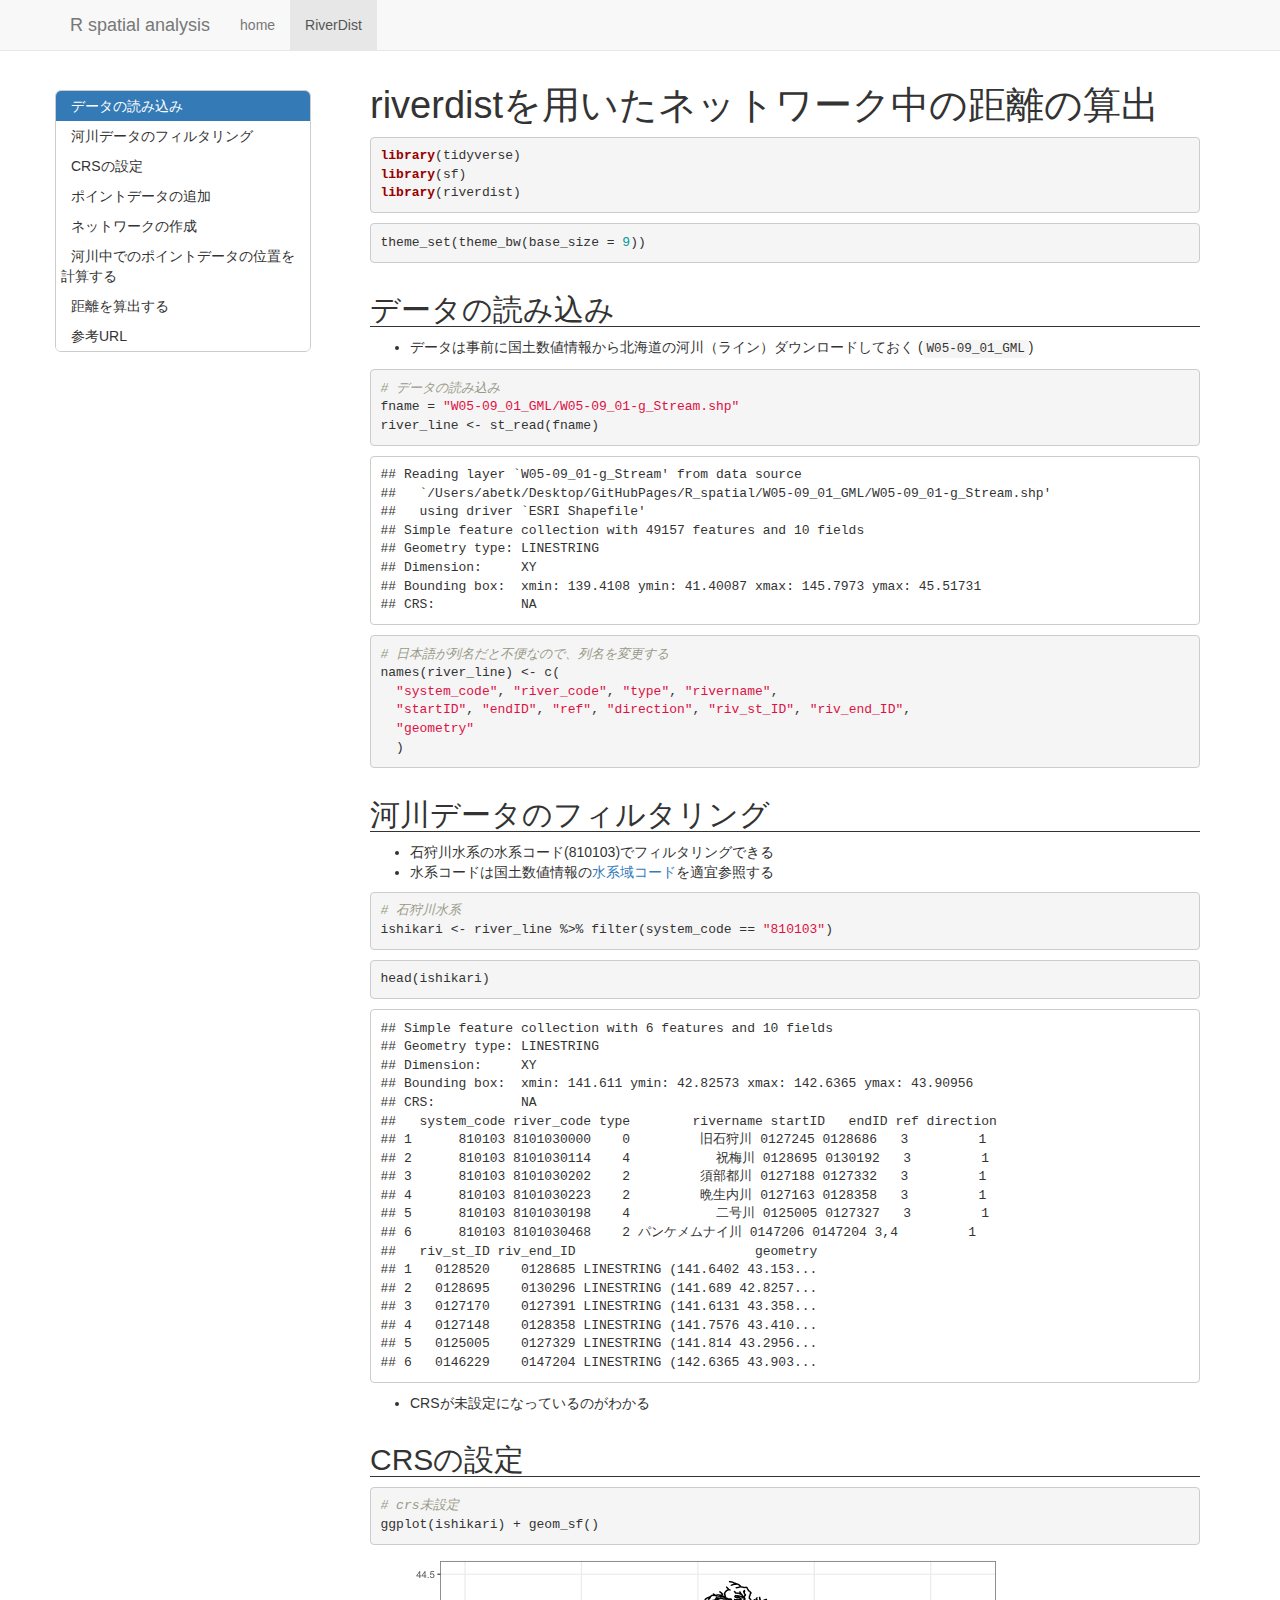
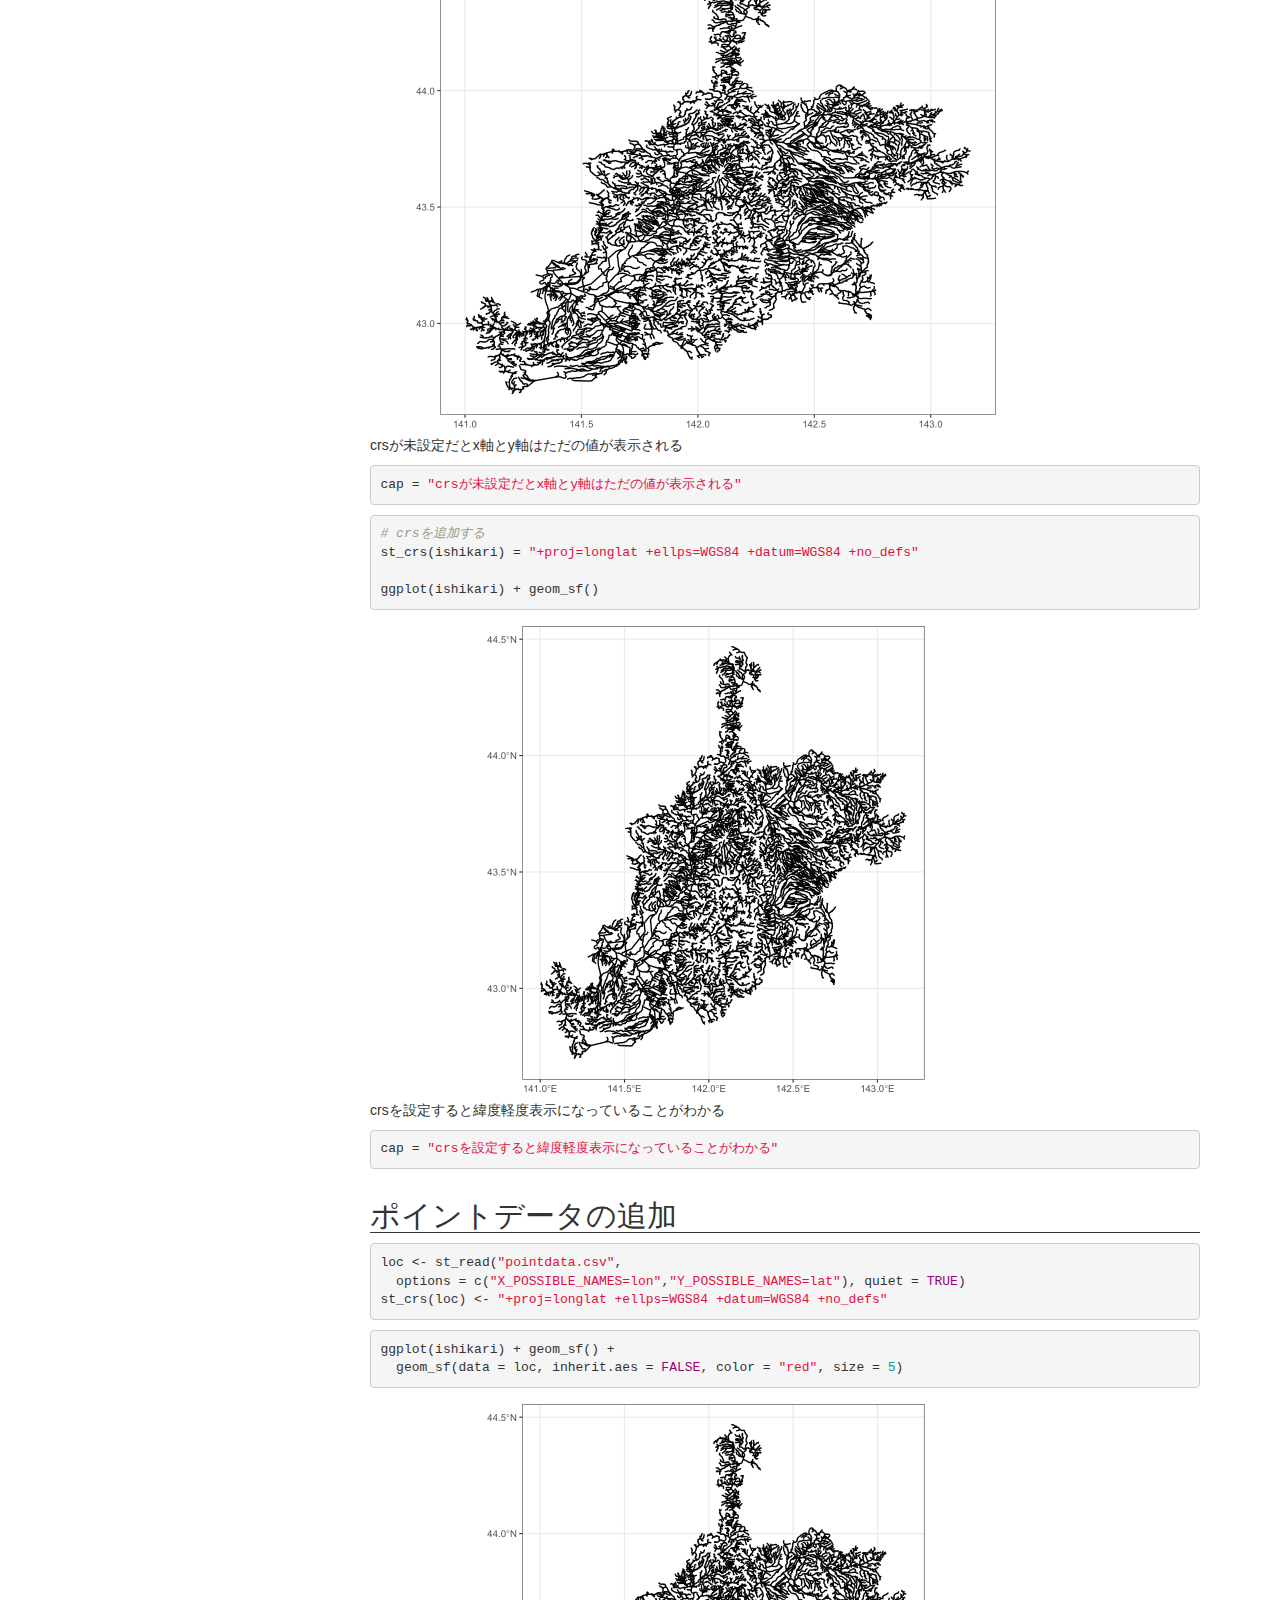
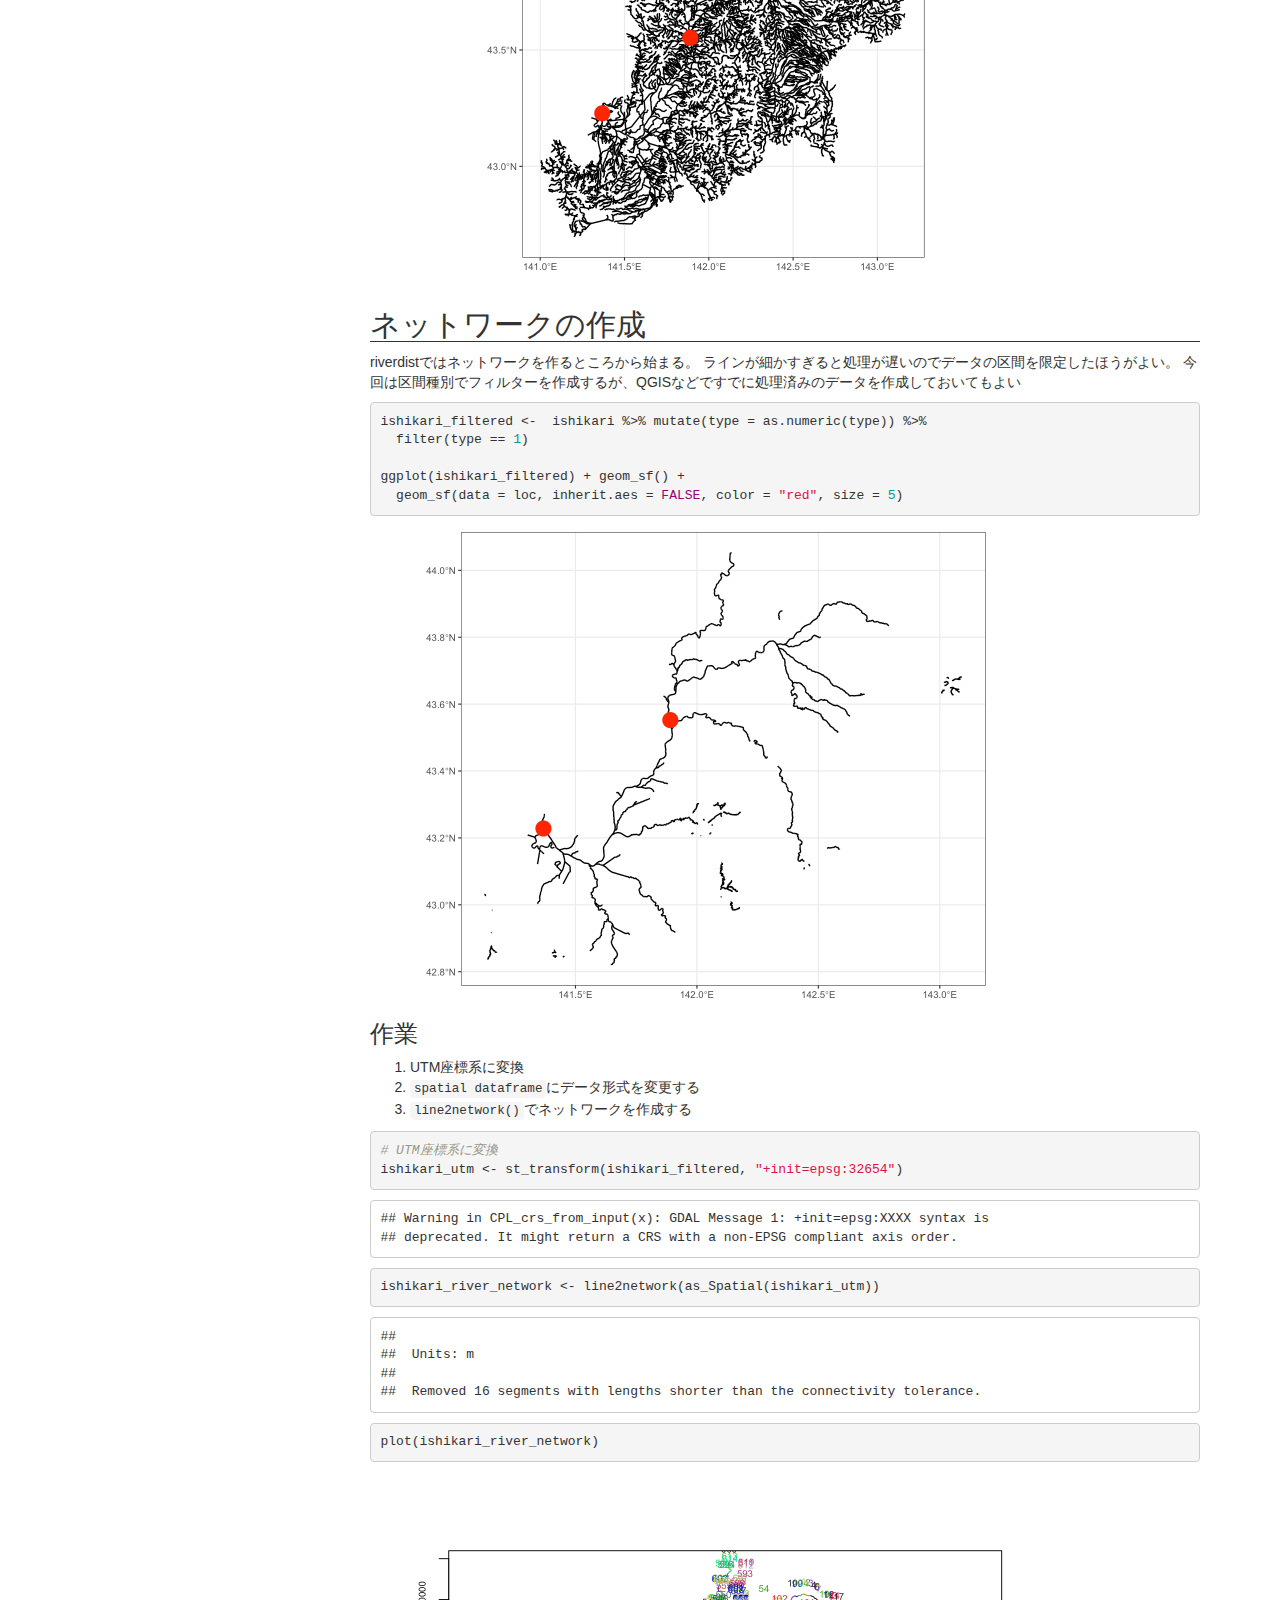
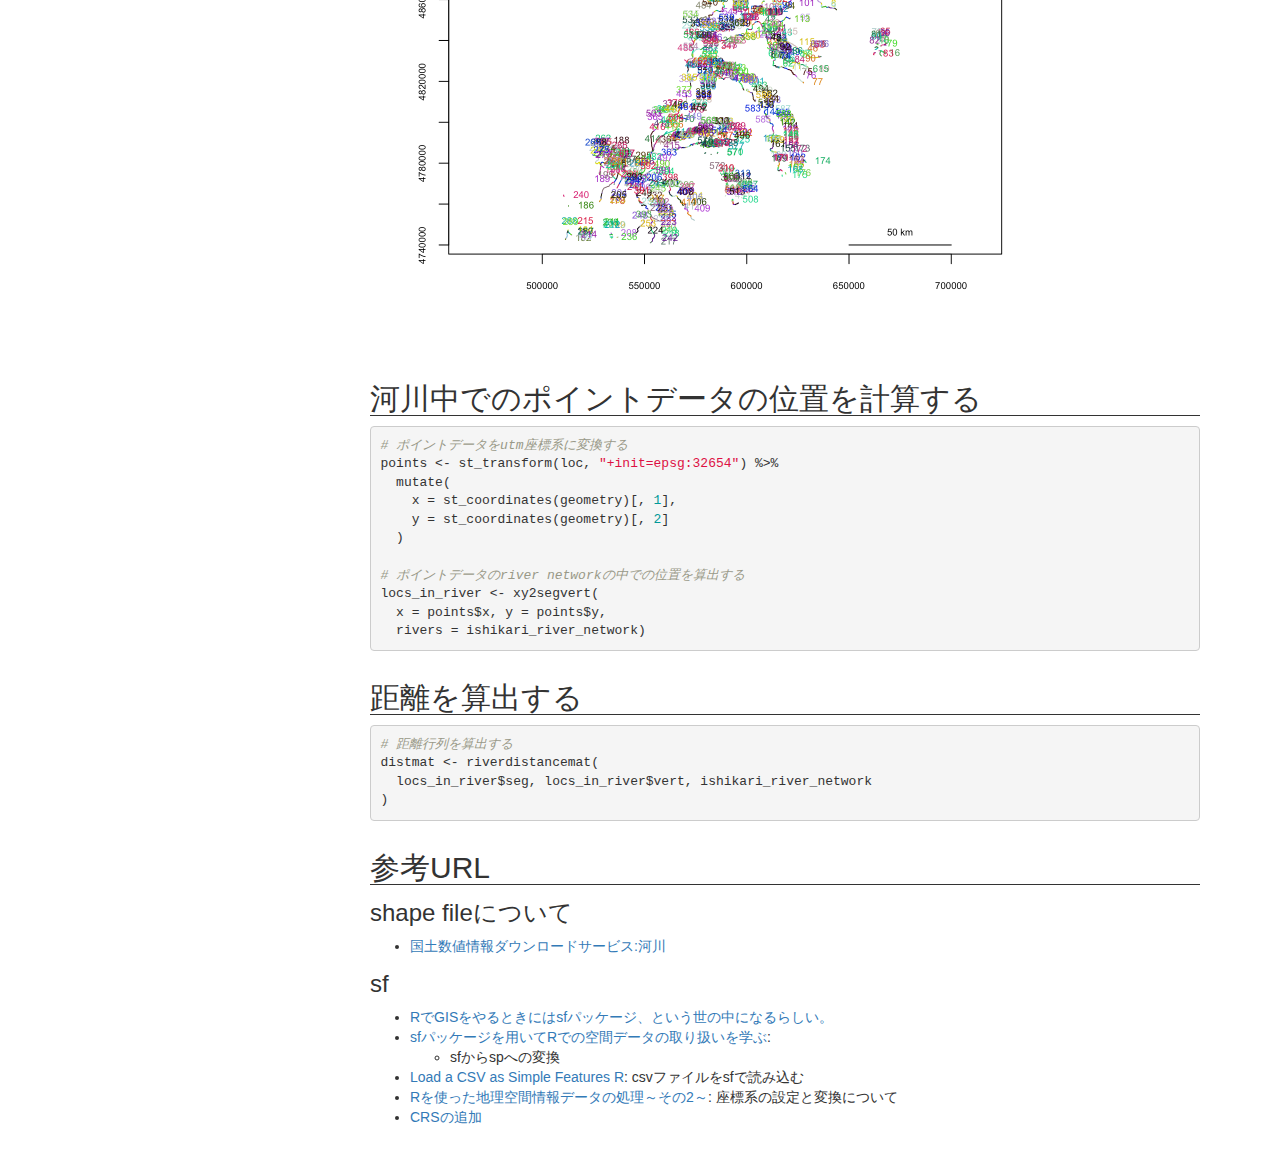
<file: docs/riverdist.html>
<!DOCTYPE html>

<html>

<head>

<meta charset="utf-8" />
<meta name="generator" content="pandoc" />
<meta http-equiv="X-UA-Compatible" content="IE=EDGE" />




<title>riverdistを用いたネットワーク中の距離の算出</title>

<script src="site_libs/header-attrs-2.11/header-attrs.js"></script>
<script src="site_libs/jquery-3.6.0/jquery-3.6.0.min.js"></script>
<meta name="viewport" content="width=device-width, initial-scale=1" />
<link href="site_libs/bootstrap-3.3.5/css/bootstrap.min.css" rel="stylesheet" />
<script src="site_libs/bootstrap-3.3.5/js/bootstrap.min.js"></script>
<script src="site_libs/bootstrap-3.3.5/shim/html5shiv.min.js"></script>
<script src="site_libs/bootstrap-3.3.5/shim/respond.min.js"></script>
<style>h1 {font-size: 34px;}
       h1.title {font-size: 38px;}
       h2 {font-size: 30px;}
       h3 {font-size: 24px;}
       h4 {font-size: 18px;}
       h5 {font-size: 16px;}
       h6 {font-size: 12px;}
       code {color: inherit; background-color: rgba(0, 0, 0, 0.04);}
       pre:not([class]) { background-color: white }</style>
<script src="site_libs/jqueryui-1.11.4/jquery-ui.min.js"></script>
<link href="site_libs/tocify-1.9.1/jquery.tocify.css" rel="stylesheet" />
<script src="site_libs/tocify-1.9.1/jquery.tocify.js"></script>
<script src="site_libs/navigation-1.1/tabsets.js"></script>
<link href="site_libs/highlightjs-9.12.0/default.css" rel="stylesheet" />
<script src="site_libs/highlightjs-9.12.0/highlight.js"></script>

<style type="text/css">
  code{white-space: pre-wrap;}
  span.smallcaps{font-variant: small-caps;}
  span.underline{text-decoration: underline;}
  div.column{display: inline-block; vertical-align: top; width: 50%;}
  div.hanging-indent{margin-left: 1.5em; text-indent: -1.5em;}
  ul.task-list{list-style: none;}
    </style>

<style type="text/css">code{white-space: pre;}</style>
<script type="text/javascript">
if (window.hljs) {
  hljs.configure({languages: []});
  hljs.initHighlightingOnLoad();
  if (document.readyState && document.readyState === "complete") {
    window.setTimeout(function() { hljs.initHighlighting(); }, 0);
  }
}
</script>





<link rel="stylesheet" href="css/style.css" type="text/css" />



<style type = "text/css">
.main-container {
  max-width: 940px;
  margin-left: auto;
  margin-right: auto;
}
img {
  max-width:100%;
}
.tabbed-pane {
  padding-top: 12px;
}
.html-widget {
  margin-bottom: 20px;
}
button.code-folding-btn:focus {
  outline: none;
}
summary {
  display: list-item;
}
pre code {
  padding: 0;
}
</style>


<style type="text/css">
.dropdown-submenu {
  position: relative;
}
.dropdown-submenu>.dropdown-menu {
  top: 0;
  left: 100%;
  margin-top: -6px;
  margin-left: -1px;
  border-radius: 0 6px 6px 6px;
}
.dropdown-submenu:hover>.dropdown-menu {
  display: block;
}
.dropdown-submenu>a:after {
  display: block;
  content: " ";
  float: right;
  width: 0;
  height: 0;
  border-color: transparent;
  border-style: solid;
  border-width: 5px 0 5px 5px;
  border-left-color: #cccccc;
  margin-top: 5px;
  margin-right: -10px;
}
.dropdown-submenu:hover>a:after {
  border-left-color: #adb5bd;
}
.dropdown-submenu.pull-left {
  float: none;
}
.dropdown-submenu.pull-left>.dropdown-menu {
  left: -100%;
  margin-left: 10px;
  border-radius: 6px 0 6px 6px;
}
</style>

<script type="text/javascript">
// manage active state of menu based on current page
$(document).ready(function () {
  // active menu anchor
  href = window.location.pathname
  href = href.substr(href.lastIndexOf('/') + 1)
  if (href === "")
    href = "index.html";
  var menuAnchor = $('a[href="' + href + '"]');

  // mark it active
  menuAnchor.tab('show');

  // if it's got a parent navbar menu mark it active as well
  menuAnchor.closest('li.dropdown').addClass('active');

  // Navbar adjustments
  var navHeight = $(".navbar").first().height() + 15;
  var style = document.createElement('style');
  var pt = "padding-top: " + navHeight + "px; ";
  var mt = "margin-top: -" + navHeight + "px; ";
  var css = "";
  // offset scroll position for anchor links (for fixed navbar)
  for (var i = 1; i <= 6; i++) {
    css += ".section h" + i + "{ " + pt + mt + "}\n";
  }
  style.innerHTML = "body {" + pt + "padding-bottom: 40px; }\n" + css;
  document.head.appendChild(style);
});
</script>

<!-- tabsets -->

<style type="text/css">
.tabset-dropdown > .nav-tabs {
  display: inline-table;
  max-height: 500px;
  min-height: 44px;
  overflow-y: auto;
  border: 1px solid #ddd;
  border-radius: 4px;
}

.tabset-dropdown > .nav-tabs > li.active:before {
  content: "";
  font-family: 'Glyphicons Halflings';
  display: inline-block;
  padding: 10px;
  border-right: 1px solid #ddd;
}

.tabset-dropdown > .nav-tabs.nav-tabs-open > li.active:before {
  content: "&#xe258;";
  border: none;
}

.tabset-dropdown > .nav-tabs.nav-tabs-open:before {
  content: "";
  font-family: 'Glyphicons Halflings';
  display: inline-block;
  padding: 10px;
  border-right: 1px solid #ddd;
}

.tabset-dropdown > .nav-tabs > li.active {
  display: block;
}

.tabset-dropdown > .nav-tabs > li > a,
.tabset-dropdown > .nav-tabs > li > a:focus,
.tabset-dropdown > .nav-tabs > li > a:hover {
  border: none;
  display: inline-block;
  border-radius: 4px;
  background-color: transparent;
}

.tabset-dropdown > .nav-tabs.nav-tabs-open > li {
  display: block;
  float: none;
}

.tabset-dropdown > .nav-tabs > li {
  display: none;
}
</style>

<!-- code folding -->



<style type="text/css">

#TOC {
  margin: 25px 0px 20px 0px;
}
@media (max-width: 768px) {
#TOC {
  position: relative;
  width: 100%;
}
}

@media print {
.toc-content {
  /* see https://github.com/w3c/csswg-drafts/issues/4434 */
  float: right;
}
}

.toc-content {
  padding-left: 30px;
  padding-right: 40px;
}

div.main-container {
  max-width: 1200px;
}

div.tocify {
  width: 20%;
  max-width: 260px;
  max-height: 85%;
}

@media (min-width: 768px) and (max-width: 991px) {
  div.tocify {
    width: 25%;
  }
}

@media (max-width: 767px) {
  div.tocify {
    width: 100%;
    max-width: none;
  }
}

.tocify ul, .tocify li {
  line-height: 20px;
}

.tocify-subheader .tocify-item {
  font-size: 0.90em;
}

.tocify .list-group-item {
  border-radius: 0px;
}


</style>



</head>

<body>


<div class="container-fluid main-container">


<!-- setup 3col/9col grid for toc_float and main content  -->
<div class="row">
<div class="col-xs-12 col-sm-4 col-md-3">
<div id="TOC" class="tocify">
</div>
</div>

<div class="toc-content col-xs-12 col-sm-8 col-md-9">




<div class="navbar navbar-default  navbar-fixed-top" role="navigation">
  <div class="container">
    <div class="navbar-header">
      <button type="button" class="navbar-toggle collapsed" data-toggle="collapse" data-target="#navbar">
        <span class="icon-bar"></span>
        <span class="icon-bar"></span>
        <span class="icon-bar"></span>
      </button>
      <a class="navbar-brand" href="index.html">R spatial analysis</a>
    </div>
    <div id="navbar" class="navbar-collapse collapse">
      <ul class="nav navbar-nav">
        <li>
  <a href="index.html">home</a>
</li>
<li>
  <a href="riverdist.html">RiverDist</a>
</li>
      </ul>
      <ul class="nav navbar-nav navbar-right">
        
      </ul>
    </div><!--/.nav-collapse -->
  </div><!--/.container -->
</div><!--/.navbar -->

<div id="header">



<h1 class="title toc-ignore">riverdistを用いたネットワーク中の距離の算出</h1>

</div>


<pre class="r"><code>library(tidyverse)
library(sf)
library(riverdist)</code></pre>
<pre class="r"><code>theme_set(theme_bw(base_size = 9))</code></pre>
<div id="データの読み込み" class="section level2">
<h2>データの読み込み</h2>
<ul>
<li>データは事前に国土数値情報から北海道の河川（ライン）ダウンロードしておく (<code>W05-09_01_GML</code>)</li>
</ul>
<pre class="r"><code># データの読み込み
fname = &quot;W05-09_01_GML/W05-09_01-g_Stream.shp&quot;
river_line &lt;- st_read(fname)</code></pre>
<pre><code>## Reading layer `W05-09_01-g_Stream&#39; from data source 
##   `/Users/abetk/Desktop/GitHubPages/R_spatial/W05-09_01_GML/W05-09_01-g_Stream.shp&#39; 
##   using driver `ESRI Shapefile&#39;
## Simple feature collection with 49157 features and 10 fields
## Geometry type: LINESTRING
## Dimension:     XY
## Bounding box:  xmin: 139.4108 ymin: 41.40087 xmax: 145.7973 ymax: 45.51731
## CRS:           NA</code></pre>
<pre class="r"><code># 日本語が列名だと不便なので、列名を変更する
names(river_line) &lt;- c(
  &quot;system_code&quot;, &quot;river_code&quot;, &quot;type&quot;, &quot;rivername&quot;,
  &quot;startID&quot;, &quot;endID&quot;, &quot;ref&quot;, &quot;direction&quot;, &quot;riv_st_ID&quot;, &quot;riv_end_ID&quot;,
  &quot;geometry&quot;
  )</code></pre>
</div>
<div id="河川データのフィルタリング" class="section level2">
<h2>河川データのフィルタリング</h2>
<ul>
<li>石狩川水系の水系コード(810103)でフィルタリングできる</li>
<li>水系コードは国土数値情報の<a href="https://nlftp.mlit.go.jp/ksj/gml/codelist/WaterSystemCodeCd.html">水系域コード</a>を適宜参照する</li>
</ul>
<pre class="r"><code># 石狩川水系
ishikari &lt;- river_line %&gt;% filter(system_code == &quot;810103&quot;)</code></pre>
<pre class="r"><code>head(ishikari)</code></pre>
<pre><code>## Simple feature collection with 6 features and 10 fields
## Geometry type: LINESTRING
## Dimension:     XY
## Bounding box:  xmin: 141.611 ymin: 42.82573 xmax: 142.6365 ymax: 43.90956
## CRS:           NA
##   system_code river_code type        rivername startID   endID ref direction
## 1      810103 8101030000    0         旧石狩川 0127245 0128686   3         1
## 2      810103 8101030114    4           祝梅川 0128695 0130192   3         1
## 3      810103 8101030202    2         須部都川 0127188 0127332   3         1
## 4      810103 8101030223    2         晩生内川 0127163 0128358   3         1
## 5      810103 8101030198    4           二号川 0125005 0127327   3         1
## 6      810103 8101030468    2 パンケメムナイ川 0147206 0147204 3,4         1
##   riv_st_ID riv_end_ID                       geometry
## 1   0128520    0128685 LINESTRING (141.6402 43.153...
## 2   0128695    0130296 LINESTRING (141.689 42.8257...
## 3   0127170    0127391 LINESTRING (141.6131 43.358...
## 4   0127148    0128358 LINESTRING (141.7576 43.410...
## 5   0125005    0127329 LINESTRING (141.814 43.2956...
## 6   0146229    0147204 LINESTRING (142.6365 43.903...</code></pre>
<ul>
<li>CRSが未設定になっているのがわかる</li>
</ul>
</div>
<div id="crsの設定" class="section level2">
<h2>CRSの設定</h2>
<pre class="r"><code># crs未設定
ggplot(ishikari) + geom_sf()</code></pre>
<div class="figure">
<img src="riverdist_files/figure-html/unnamed-chunk-6-1.png" alt="crsが未設定だとx軸とy軸はただの値が表示される" width="672" />
<p class="caption">
crsが未設定だとx軸とy軸はただの値が表示される
</p>
</div>
<pre class="r"><code>cap = &quot;crsが未設定だとx軸とy軸はただの値が表示される&quot;</code></pre>
<pre class="r"><code># crsを追加する
st_crs(ishikari) = &quot;+proj=longlat +ellps=WGS84 +datum=WGS84 +no_defs&quot;

ggplot(ishikari) + geom_sf()</code></pre>
<div class="figure">
<img src="riverdist_files/figure-html/unnamed-chunk-7-1.png" alt="crsを設定すると緯度軽度表示になっていることがわかる" width="672" />
<p class="caption">
crsを設定すると緯度軽度表示になっていることがわかる
</p>
</div>
<pre class="r"><code>cap = &quot;crsを設定すると緯度軽度表示になっていることがわかる&quot;</code></pre>
</div>
<div id="ポイントデータの追加" class="section level2">
<h2>ポイントデータの追加</h2>
<pre class="r"><code>loc &lt;- st_read(&quot;pointdata.csv&quot;,
  options = c(&quot;X_POSSIBLE_NAMES=lon&quot;,&quot;Y_POSSIBLE_NAMES=lat&quot;), quiet = TRUE)
st_crs(loc) &lt;- &quot;+proj=longlat +ellps=WGS84 +datum=WGS84 +no_defs&quot;</code></pre>
<pre class="r"><code>ggplot(ishikari) + geom_sf() +
  geom_sf(data = loc, inherit.aes = FALSE, color = &quot;red&quot;, size = 5)</code></pre>
<p><img src="riverdist_files/figure-html/unnamed-chunk-9-1.png" width="672" /></p>
</div>
<div id="ネットワークの作成" class="section level2">
<h2>ネットワークの作成</h2>
<p>riverdistではネットワークを作るところから始まる。 ラインが細かすぎると処理が遅いのでデータの区間を限定したほうがよい。 今回は区間種別でフィルターを作成するが、QGISなどですでに処理済みのデータを作成しておいてもよい</p>
<pre class="r"><code>ishikari_filtered &lt;-  ishikari %&gt;% mutate(type = as.numeric(type)) %&gt;% 
  filter(type == 1)

ggplot(ishikari_filtered) + geom_sf() + 
  geom_sf(data = loc, inherit.aes = FALSE, color = &quot;red&quot;, size = 5)</code></pre>
<p><img src="riverdist_files/figure-html/unnamed-chunk-10-1.png" width="672" /></p>
<div id="作業" class="section level3">
<h3>作業</h3>
<ol style="list-style-type: decimal">
<li>UTM座標系に変換</li>
<li><code>spatial dataframe</code>にデータ形式を変更する</li>
<li><code>line2network()</code>でネットワークを作成する</li>
</ol>
<pre class="r"><code># UTM座標系に変換
ishikari_utm &lt;- st_transform(ishikari_filtered, &quot;+init=epsg:32654&quot;)</code></pre>
<pre><code>## Warning in CPL_crs_from_input(x): GDAL Message 1: +init=epsg:XXXX syntax is
## deprecated. It might return a CRS with a non-EPSG compliant axis order.</code></pre>
<pre class="r"><code>ishikari_river_network &lt;- line2network(as_Spatial(ishikari_utm))</code></pre>
<pre><code>## 
##  Units: m 
## 
##  Removed 16 segments with lengths shorter than the connectivity tolerance.</code></pre>
<pre class="r"><code>plot(ishikari_river_network)</code></pre>
<p><img src="riverdist_files/figure-html/unnamed-chunk-11-1.png" width="672" /></p>
</div>
</div>
<div id="河川中でのポイントデータの位置を計算する" class="section level2">
<h2>河川中でのポイントデータの位置を計算する</h2>
<pre class="r"><code># ポイントデータをutm座標系に変換する
points &lt;- st_transform(loc, &quot;+init=epsg:32654&quot;) %&gt;% 
  mutate(
    x = st_coordinates(geometry)[, 1],
    y = st_coordinates(geometry)[, 2]
  )

# ポイントデータのriver networkの中での位置を算出する
locs_in_river &lt;- xy2segvert(
  x = points$x, y = points$y,
  rivers = ishikari_river_network)</code></pre>
</div>
<div id="距離を算出する" class="section level2">
<h2>距離を算出する</h2>
<pre class="r"><code># 距離行列を算出する
distmat &lt;- riverdistancemat(
  locs_in_river$seg, locs_in_river$vert, ishikari_river_network
)</code></pre>
</div>
<div id="参考url" class="section level2">
<h2>参考URL</h2>
<div id="shape-fileについて" class="section level3">
<h3>shape fileについて</h3>
<ul>
<li><a href="https://nlftp.mlit.go.jp/ksj/gml/datalist/KsjTmplt-W05.html">国土数値情報ダウンロードサービス:河川</a></li>
</ul>
</div>
<div id="sf" class="section level3">
<h3>sf</h3>
<ul>
<li><a href="https://notchained.hatenablog.com/entry/2017/01/06/213333">RでGISをやるときにはsfパッケージ、という世の中になるらしい。</a></li>
<li><a href="https://tsukubar.github.io/r-spatial-guide/simple-feature-for-r.html">sfパッケージを用いてRでの空間データの取り扱いを学ぶ</a>:
<ul>
<li>sfからspへの変換</li>
</ul></li>
<li><a href="https://gis.stackexchange.com/questions/305403/load-a-csv-as-simple-features-r">Load a CSV as Simple Features R</a>: csvファイルをsfで読み込む</li>
<li><a href="https://qiita.com/iwasaki_kenichi/items/e2f0c6777263a93c7230">Rを使った地理空間情報データの処理～その2～</a>: 座標系の設定と変換について</li>
<li><a href="https://keita43a.hatenablog.com/entry/2018/10/24/004341">CRSの追加</a></li>
</ul>
</div>
</div>



</div>
</div>

</div>

<script>

// add bootstrap table styles to pandoc tables
function bootstrapStylePandocTables() {
  $('tr.odd').parent('tbody').parent('table').addClass('table table-condensed');
}
$(document).ready(function () {
  bootstrapStylePandocTables();
});


</script>

<!-- tabsets -->

<script>
$(document).ready(function () {
  window.buildTabsets("TOC");
});

$(document).ready(function () {
  $('.tabset-dropdown > .nav-tabs > li').click(function () {
    $(this).parent().toggleClass('nav-tabs-open');
  });
});
</script>

<!-- code folding -->

<script>
$(document).ready(function ()  {

    // temporarily add toc-ignore selector to headers for the consistency with Pandoc
    $('.unlisted.unnumbered').addClass('toc-ignore')

    // move toc-ignore selectors from section div to header
    $('div.section.toc-ignore')
        .removeClass('toc-ignore')
        .children('h1,h2,h3,h4,h5').addClass('toc-ignore');

    // establish options
    var options = {
      selectors: "h1,h2,h3",
      theme: "bootstrap3",
      context: '.toc-content',
      hashGenerator: function (text) {
        return text.replace(/[.\\/?&!#<>]/g, '').replace(/\s/g, '_');
      },
      ignoreSelector: ".toc-ignore",
      scrollTo: 0
    };
    options.showAndHide = true;
    options.smoothScroll = true;

    // tocify
    var toc = $("#TOC").tocify(options).data("toc-tocify");
});
</script>

<!-- dynamically load mathjax for compatibility with self-contained -->
<script>
  (function () {
    var script = document.createElement("script");
    script.type = "text/javascript";
    script.src  = "https://mathjax.rstudio.com/latest/MathJax.js?config=TeX-AMS-MML_HTMLorMML";
    document.getElementsByTagName("head")[0].appendChild(script);
  })();
</script>

</body>
</html>
</file>
<file: docs/site_libs/highlightjs-9.12.0/default.css>
.hljs-literal {
  color: #990073;
}

.hljs-number {
  color: #099;
}

.hljs-comment {
  color: #998;
  font-style: italic;
}

.hljs-keyword {
  color: #900;
  font-weight: bold;
}

.hljs-string {
  color: #d14;
}
</file>
<file: docs/css/serifStyle.css>
@charset "UTF-8";

body{ /* Normal  */
      font-size: 14px;
      background: white;
      color: #000000;
      font-weight: 500;
      line-height: 1.3em;
      letter-spacing: 0.75px;
      font-family: 'Times New Roman', "MS PMincho",　Times, serif;
  }

td {  /* Table  */
  font-size: 12px;
}
h1.title {
  font-size: 26px;
}

h1,
h2,
h3,
h4,
h5,
h6 {
  color: #444;
  line-height: 1.4;
  font-weight: 550;
  font-family: "Source Code Pro", "ＭＳ Ｐゴシック", "ヒラギノ角ゴ Pro W3", "Hiragino Kaku Gothic Pro", Osaka, "メイリオ", "Meiryo", verdana, sans-serif;
}
h1 { 
  font-size: 22px;
}

h2 { 
  font-size: 18px;
}
h3 { 
  font-size: 16px;
}
code {
  padding: 0 5px;
  background: #f8f4e6;
  font-family: "Source Code Pro", "ＭＳ Ｐゴシック", "ヒラギノ角ゴ Pro W3", "Hiragino Kaku Gothic Pro", Osaka, "メイリオ", "Meiryo", verdana, sans-serif;
  font-weight: normal;
  border-radius: 2px;
}
</file>
<file: docs/css/style.css>
h1 {
/*  color: #006; */
}
h2 {
/*  color: #039; */
  border-bottom: 1px solid;
  margin-top: 35px;
  padding-top: 20px;
}
h3 {
/*  color: #03f; */
  margin-top: 50px;
  padding-top: 15px;
}

footer {
  margin-top: 20px;
  border-top: 1px solid #006;
}

div.level2 {
  margin-top: 30px;
}

div.level3 {
  margin-top: 15px;
}
dt {
  clear: left;
  float: left;
  width: 15%;
  font-weight: bold;
  text-align: right;
  padding: 3px 15px 3px 0;
}
dd {
  margin: 0 0 0 20%;
  padding-top: 3px;
  padding-bottom: 3px;
}

.showhide {
  margin-bottom: 50px;
}
</file>
